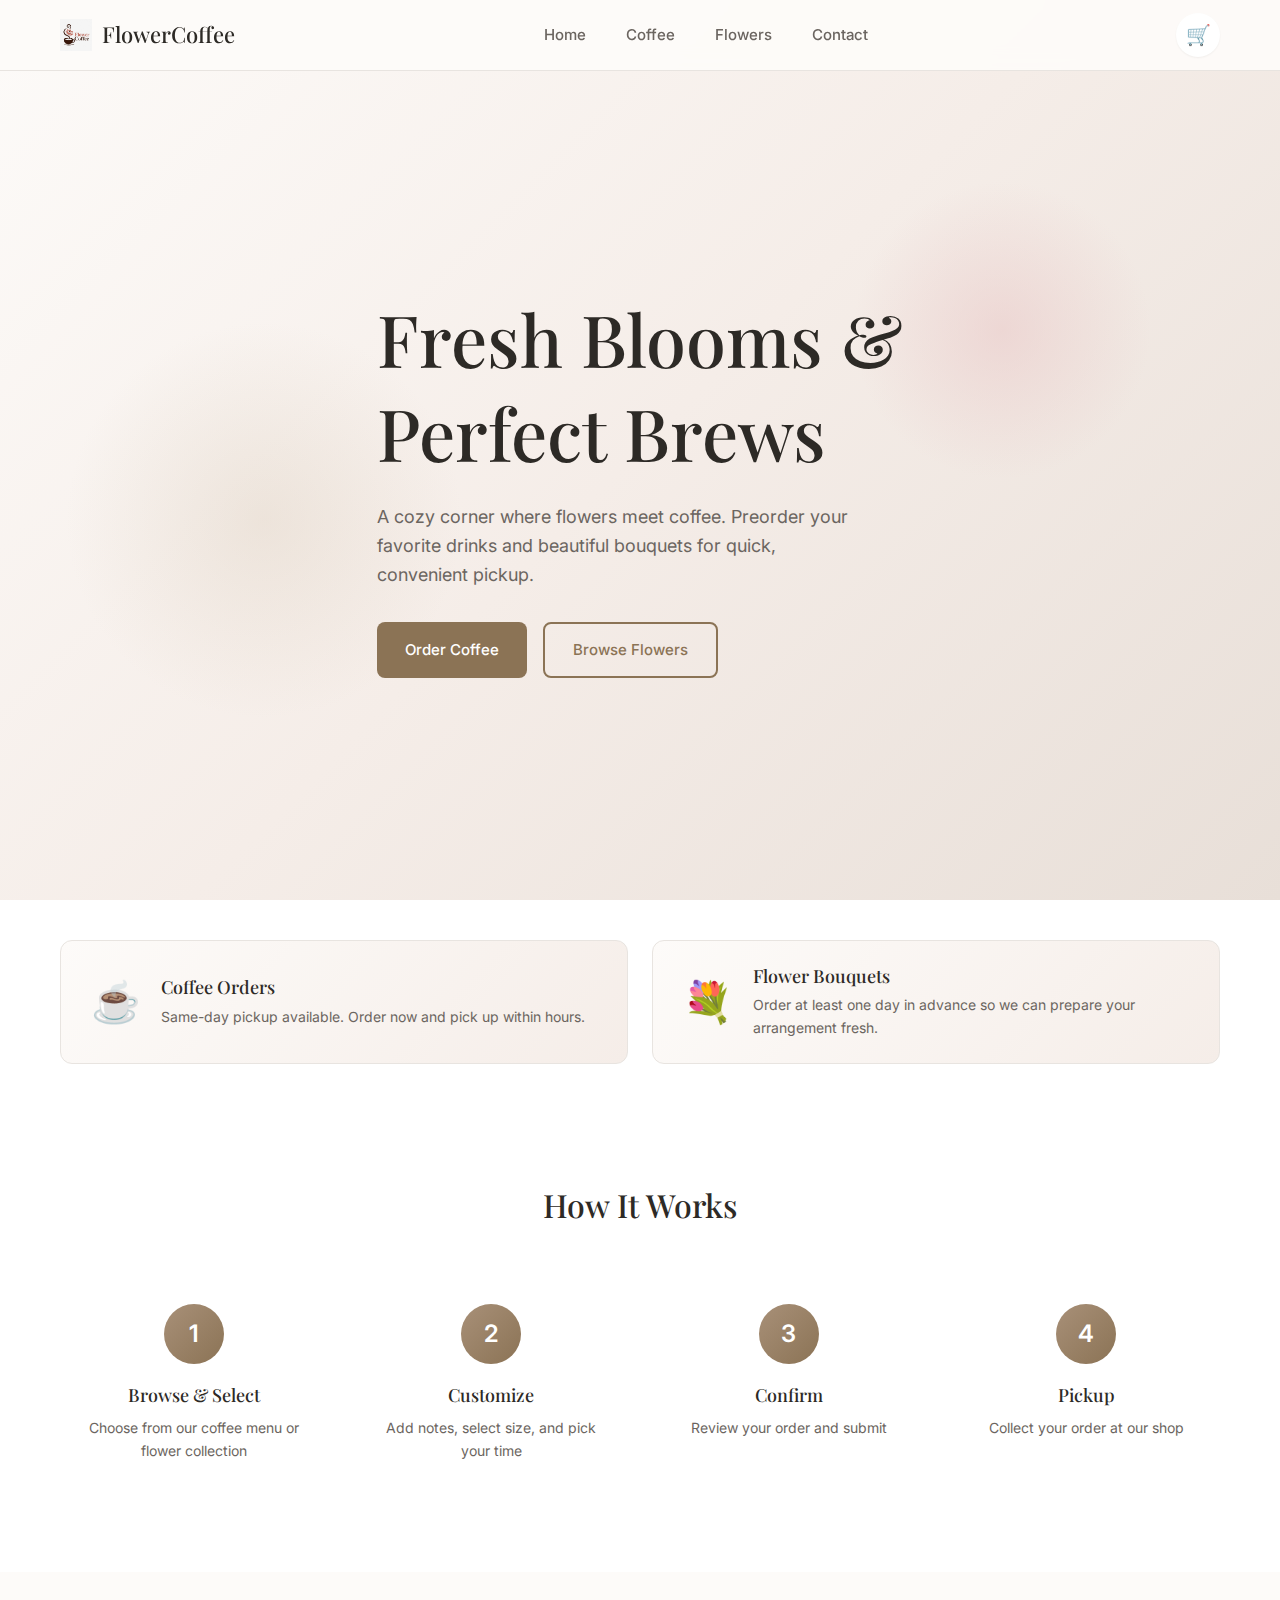
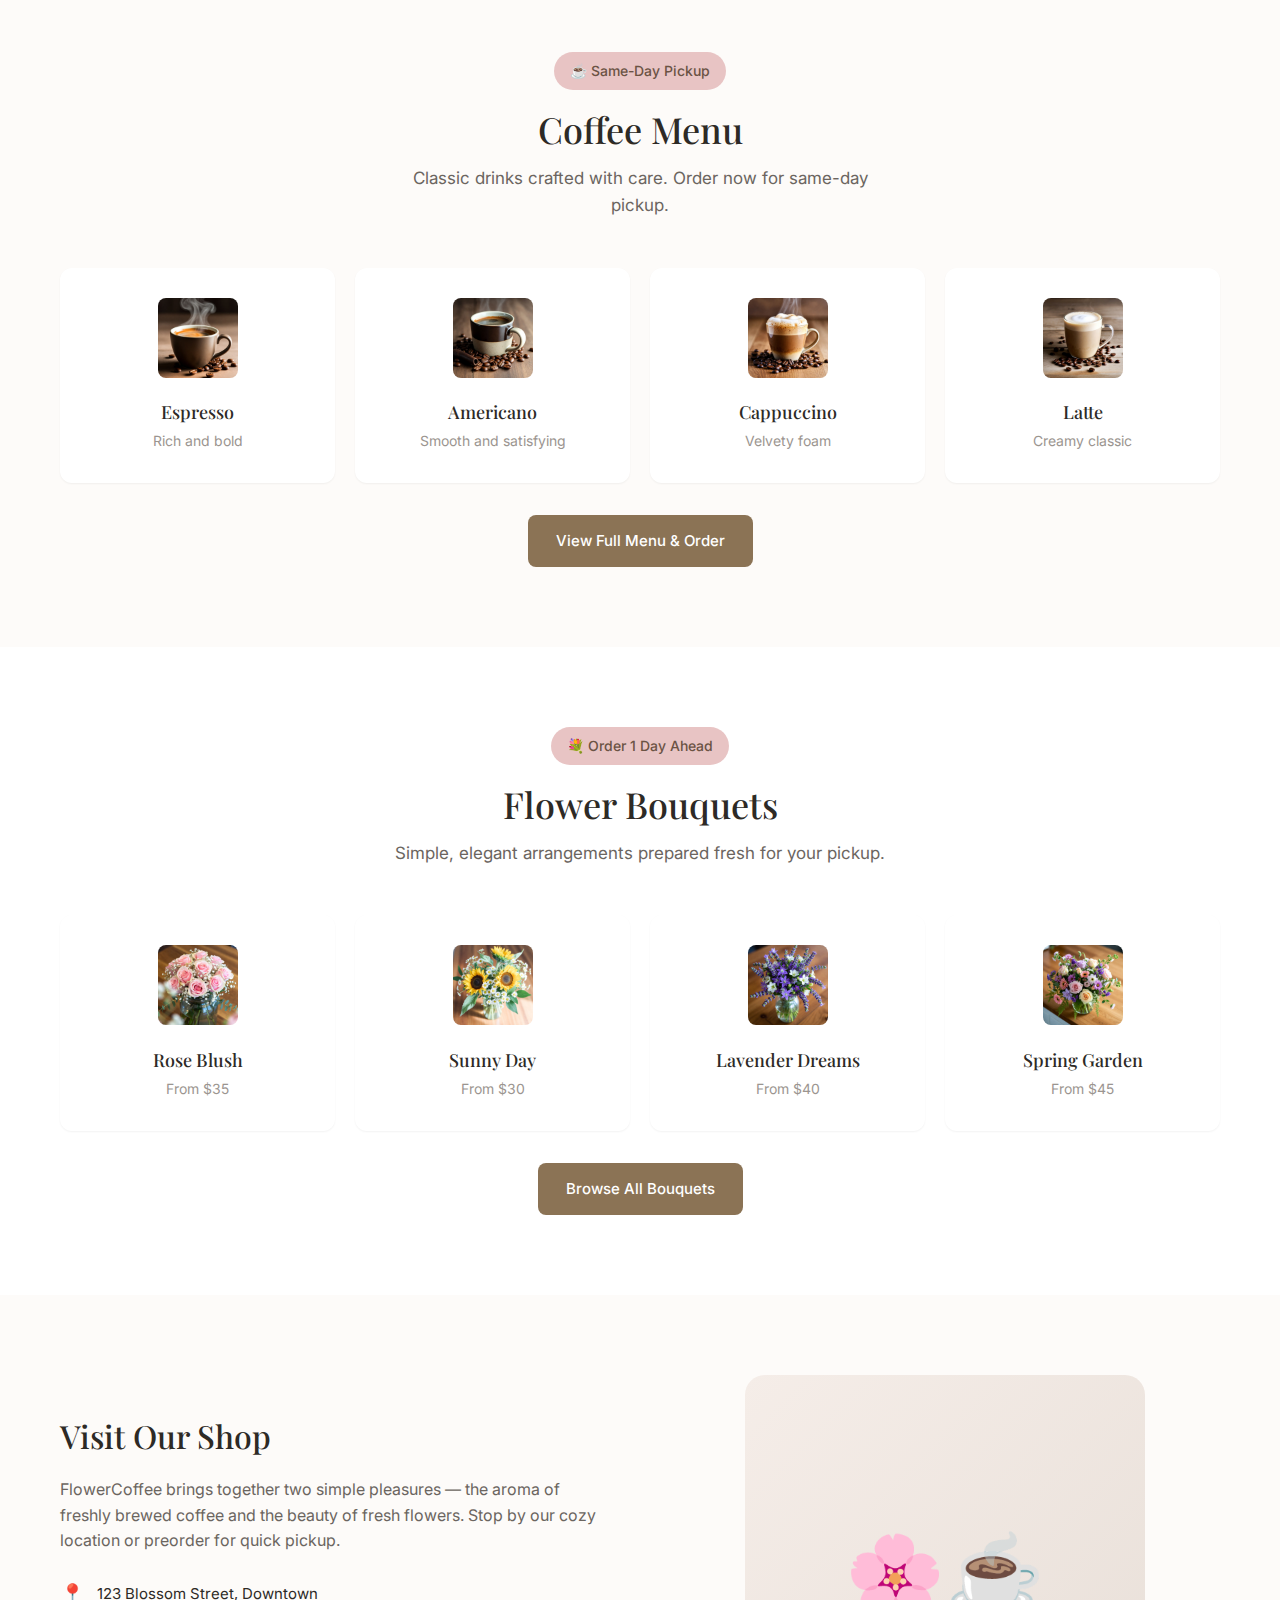
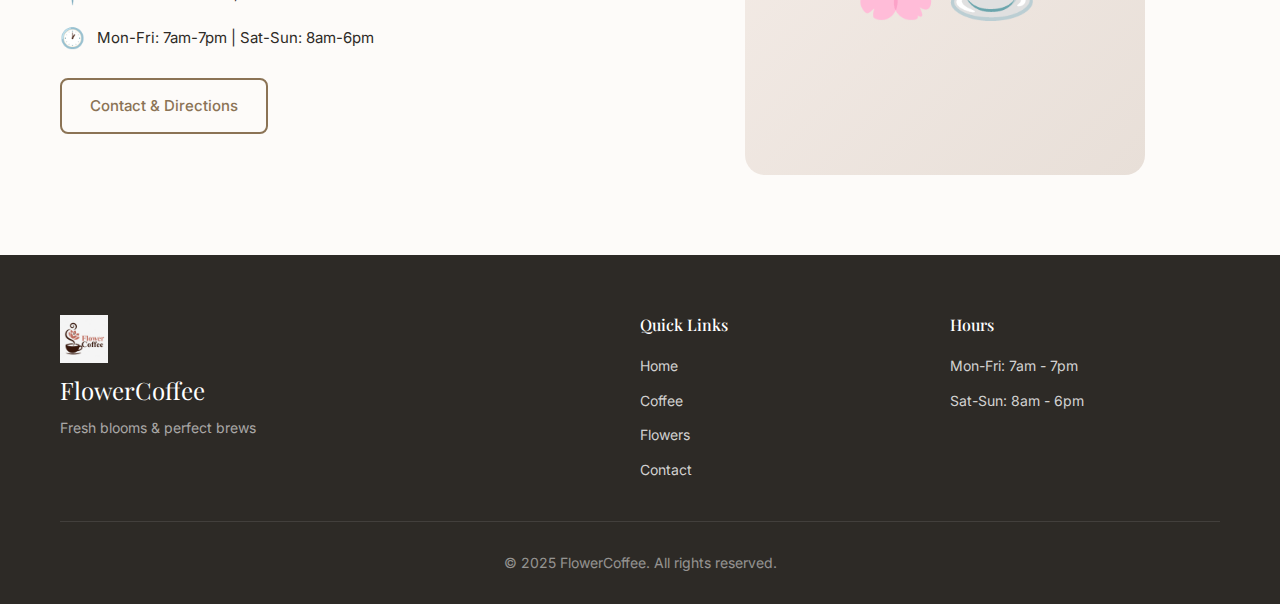
<file: index.html>
<!DOCTYPE html>
<html lang="en">
<head>
    <meta charset="UTF-8">
    <meta name="viewport" content="width=device-width, initial-scale=1.0">
    <title>FlowerCoffee | Fresh Flowers & Quality Coffee</title>
    <meta name="description" content="Preorder fresh coffee and beautiful flower bouquets for quick pickup at FlowerCoffee.">
    <link rel="icon" href="assets/flowercoffeelogo.jpg">
    <link rel="stylesheet" href="css/styles.css">
    <link rel="preconnect" href="https://fonts.googleapis.com">
    <link rel="preconnect" href="https://fonts.gstatic.com" crossorigin>
    <link href="https://fonts.googleapis.com/css2?family=Playfair+Display:wght@400;500;600&family=Inter:wght@300;400;500;600&display=swap" rel="stylesheet">
</head>
<body data-page="home">
    <!-- Navigation -->
    <nav class="navbar">
        <div class="container">
            <a href="index.html" class="logo">
                <img class="logo-icon" src="assets/flowercoffeelogo.jpg" alt="FlowerCoffee">
                <span class="logo-text">FlowerCoffee</span>
            </a>
            <ul class="nav-links">
                <li><a href="index.html" class="active">Home</a></li>
                <li><a href="coffee.html">Coffee</a></li>
                <li><a href="flowers.html">Flowers</a></li>
                <li><a href="contact.html">Contact</a></li>
            </ul>
            <button class="cart-btn" id="cartBtn" aria-label="Open cart">
                <span class="cart-icon">🛒</span>
                <span class="cart-count" id="cartCount">0</span>
            </button>
            <button class="mobile-menu-btn" id="mobileMenuBtn" aria-label="Toggle menu">
                <span></span>
                <span></span>
                <span></span>
            </button>
        </div>
    </nav>

    <!-- Mobile Menu -->
    <div class="mobile-menu" id="mobileMenu">
        <ul class="mobile-nav-links">
            <li><a href="index.html" class="active">Home</a></li>
            <li><a href="coffee.html">Coffee</a></li>
            <li><a href="flowers.html">Flowers</a></li>
            <li><a href="contact.html">Contact</a></li>
        </ul>
    </div>

    <!-- Hero Section -->
    <header class="hero">
        <div class="container">
            <div class="hero-content">
                <h1>Fresh Blooms &<br>Perfect Brews</h1>
                <p>A cozy corner where flowers meet coffee. Preorder your favorite drinks and beautiful bouquets for quick, convenient pickup.</p>
                <div class="hero-buttons">
                    <a href="coffee.html" class="btn btn-primary">Order Coffee</a>
                    <a href="flowers.html" class="btn btn-secondary">Browse Flowers</a>
                </div>
            </div>
        </div>
        <div class="hero-bg">
        <div class="hero-video"></div>
    </div>
    </header>

    <!-- Preorder Rules Banner -->
    <section class="rules-banner">
        <div class="container">
            <div class="rules-grid">
                <div class="rule-card">
                    <span class="rule-icon">☕</span>
                    <div class="rule-content">
                        <h3>Coffee Orders</h3>
                        <p>Same-day pickup available. Order now and pick up within hours.</p>
                    </div>
                </div>
                <div class="rule-card">
                    <span class="rule-icon">💐</span>
                    <div class="rule-content">
                        <h3>Flower Bouquets</h3>
                        <p>Order at least one day in advance so we can prepare your arrangement fresh.</p>
                    </div>
                </div>
            </div>
        </div>
    </section>

    <!-- How It Works -->
    <section class="how-it-works">
        <div class="container">
            <h2>How It Works</h2>
            <div class="steps">
                <div class="step">
                    <div class="step-icon">1</div>
                    <h3>Browse & Select</h3>
                    <p>Choose from our coffee menu or flower collection</p>
                </div>
                <div class="step">
                    <div class="step-icon">2</div>
                    <h3>Customize</h3>
                    <p>Add notes, select size, and pick your time</p>
                </div>
                <div class="step">
                    <div class="step-icon">3</div>
                    <h3>Confirm</h3>
                    <p>Review your order and submit</p>
                </div>
                <div class="step">
                    <div class="step-icon">4</div>
                    <h3>Pickup</h3>
                    <p>Collect your order at our shop</p>
                </div>
            </div>
        </div>
    </section>

    <!-- Featured Coffee Preview -->
    <section class="preview-section coffee-preview">
        <div class="container">
            <div class="section-header">
                <span class="section-tag">☕ Same-Day Pickup</span>
                <h2>Coffee Menu</h2>
                <p>Classic drinks crafted with care. Order now for same-day pickup.</p>
            </div>
            <div class="preview-grid">
                <div class="preview-card">
                    <img class="preview-image" src="assets/espresso.jpg" alt="Espresso">
                    <h3>Espresso</h3>
                    <p>Rich and bold</p>
                </div>
                <div class="preview-card">
                    <img class="preview-image" src="assets/americano.jpg" alt="Americano">
                    <h3>Americano</h3>
                    <p>Smooth and satisfying</p>
                </div>
                <div class="preview-card">
                    <img class="preview-image" src="assets/cappuccino.jpg" alt="Cappuccino">
                    <h3>Cappuccino</h3>
                    <p>Velvety foam</p>
                </div>
                <div class="preview-card">
                    <img class="preview-image" src="assets/latte.jpg" alt="Latte">
                    <h3>Latte</h3>
                    <p>Creamy classic</p>
                </div>
            </div>
            <div class="section-cta">
                <a href="coffee.html" class="btn btn-primary">View Full Menu & Order</a>
            </div>
        </div>
    </section>

    <!-- Featured Flowers Preview -->
    <section class="preview-section flowers-preview">
        <div class="container">
            <div class="section-header">
                <span class="section-tag">💐 Order 1 Day Ahead</span>
                <h2>Flower Bouquets</h2>
                <p>Simple, elegant arrangements prepared fresh for your pickup.</p>
            </div>
            <div class="preview-grid">
                <div class="preview-card">
                    <img class="preview-image" src="assets/rose-blush.jpg" alt="Rose Blush">
                    <h3>Rose Blush</h3>
                    <p>From $35</p>
                </div>
                <div class="preview-card">
                    <img class="preview-image" src="assets/sunny-day.jpg" alt="Sunny Day">
                    <h3>Sunny Day</h3>
                    <p>From $30</p>
                </div>
                <div class="preview-card">
                    <img class="preview-image" src="assets/lavender-dreams.jpg" alt="Lavender Dreams">
                    <h3>Lavender Dreams</h3>
                    <p>From $40</p>
                </div>
                <div class="preview-card">
                    <img class="preview-image" src="assets/spring-garden.jpg" alt="Spring Garden">
                    <h3>Spring Garden</h3>
                    <p>From $45</p>
                </div>
            </div>
            <div class="section-cta">
                <a href="flowers.html" class="btn btn-primary">Browse All Bouquets</a>
            </div>
        </div>
    </section>

    <!-- About Preview -->
    <section class="about-preview">
        <div class="container">
            <div class="about-content">
                <div class="about-text">
                    <h2>Visit Our Shop</h2>
                    <p>FlowerCoffee brings together two simple pleasures — the aroma of freshly brewed coffee and the beauty of fresh flowers. Stop by our cozy location or preorder for quick pickup.</p>
                    <div class="quick-info">
                        <div class="info-item">
                            <span class="info-icon">📍</span>
                            <span>123 Blossom Street, Downtown</span>
                        </div>
                        <div class="info-item">
                            <span class="info-icon">🕐</span>
                            <span>Mon-Fri: 7am-7pm | Sat-Sun: 8am-6pm</span>
                        </div>
                    </div>
                    <a href="contact.html" class="btn btn-secondary">Contact & Directions</a>
                </div>
                <div class="about-image">
                    <div class="image-placeholder">
                        <span>🌸☕</span>
                    </div>
                </div>
            </div>
        </div>
    </section>

    <!-- Footer -->
    <footer class="footer">
        <div class="container">
            <div class="footer-content">
                <div class="footer-brand">
                    <img class="logo-icon" src="assets/flowercoffeelogo.jpg" alt="FlowerCoffee">
                    <span class="logo-text">FlowerCoffee</span>
                    <p>Fresh blooms & perfect brews</p>
                </div>
                <div class="footer-nav">
                    <h4>Quick Links</h4>
                    <a href="index.html">Home</a>
                    <a href="coffee.html">Coffee</a>
                    <a href="flowers.html">Flowers</a>
                    <a href="contact.html">Contact</a>
                </div>
                <div class="footer-hours">
                    <h4>Hours</h4>
                    <p>Mon-Fri: 7am - 7pm</p>
                    <p>Sat-Sun: 8am - 6pm</p>
                </div>
            </div>
            <div class="footer-bottom">
                <p>&copy; 2025 FlowerCoffee. All rights reserved.</p>
            </div>
        </div>
    </footer>

    <!-- Cart Sidebar -->
    <div class="cart-overlay" id="cartOverlay"></div>
    <aside class="cart-sidebar" id="cartSidebar">
        <div class="cart-header">
            <h3>Your Order</h3>
            <button class="close-cart" id="closeCart" aria-label="Close cart">&times;</button>
        </div>
        <div class="cart-items" id="cartItems">
            <!-- Cart items will be inserted by JavaScript -->
        </div>
        <div class="cart-footer" id="cartFooter">
            <div class="cart-total">
                <span>Total</span>
                <span id="cartTotal">$0.00</span>
            </div>
            <button class="btn btn-primary btn-block" id="checkoutBtn">Proceed to Checkout</button>
        </div>
    </aside>

    <!-- Order Modal -->
    <div class="modal-overlay" id="modalOverlay"></div>
    <div class="modal" id="orderModal">
        <div class="modal-header">
            <h3 id="modalTitle">Complete Your Order</h3>
            <button class="close-modal" id="closeModal" aria-label="Close modal">&times;</button>
        </div>
        <div class="modal-body">
            <form id="orderForm">
                <div class="form-section">
                    <h4>Order Summary</h4>
                    <div class="order-summary" id="orderSummary">
                        <!-- Order summary will be inserted by JavaScript -->
                    </div>
                </div>
                
                <div class="form-section">
                    <h4>Your Details</h4>
                    <div class="form-group">
                        <label for="customerName">Name <span class="required">*</span></label>
                        <input type="text" id="customerName" name="customerName" required placeholder="Your name">
                    </div>
                    <div class="form-group">
                        <label for="customerPhone">Phone <span class="required">*</span></label>
                        <input type="tel" id="customerPhone" name="customerPhone" required placeholder="Your phone number">
                    </div>
                    <div class="form-group">
                        <label for="customerEmail">Email (optional)</label>
                        <input type="email" id="customerEmail" name="customerEmail" placeholder="Your email">
                    </div>
                </div>

                <div class="form-section">
                    <h4>Pickup Details</h4>
                    <div class="pickup-location">
                        <span class="info-icon">📍</span>
                        <div>
                            <strong>FlowerCoffee</strong>
                            <p>123 Blossom Street, Downtown District</p>
                        </div>
                    </div>
                    <div class="form-row">
                        <div class="form-group">
                            <label for="pickupDate">Date <span class="required">*</span></label>
                            <input type="date" id="pickupDate" name="pickupDate" required>
                        </div>
                        <div class="form-group">
                            <label for="pickupTime">Time <span class="required">*</span></label>
                            <select id="pickupTime" name="pickupTime" required>
                                <option value="">Select time</option>
                            </select>
                        </div>
                    </div>
                    <p class="form-hint" id="pickupHint"></p>
                </div>

                <div class="form-section">
                    <div class="form-group">
                        <label for="specialNotes">Special Notes (optional)</label>
                        <textarea id="specialNotes" name="specialNotes" rows="3" placeholder="Any special requests..."></textarea>
                    </div>
                </div>

                <button type="submit" class="btn btn-primary btn-block">Place Order</button>
            </form>
        </div>
    </div>

    <!-- Confirmation Modal -->
    <div class="modal confirmation-modal" id="confirmationModal">
        <div class="confirmation-content">
            <div class="confirmation-icon">✓</div>
            <h3>Order Confirmed!</h3>
            <p id="confirmationMessage">Thank you for your order. We'll have it ready for pickup.</p>
            <div class="confirmation-details" id="confirmationDetails">
                <!-- Details will be inserted by JavaScript -->
            </div>
            <button class="btn btn-primary" id="confirmationClose">Done</button>
        </div>
    </div>

    <!-- Toast Container -->
    <div id="toastContainer"></div>

    <script src="js/app.js"></script>
</body>
</html>
</file>
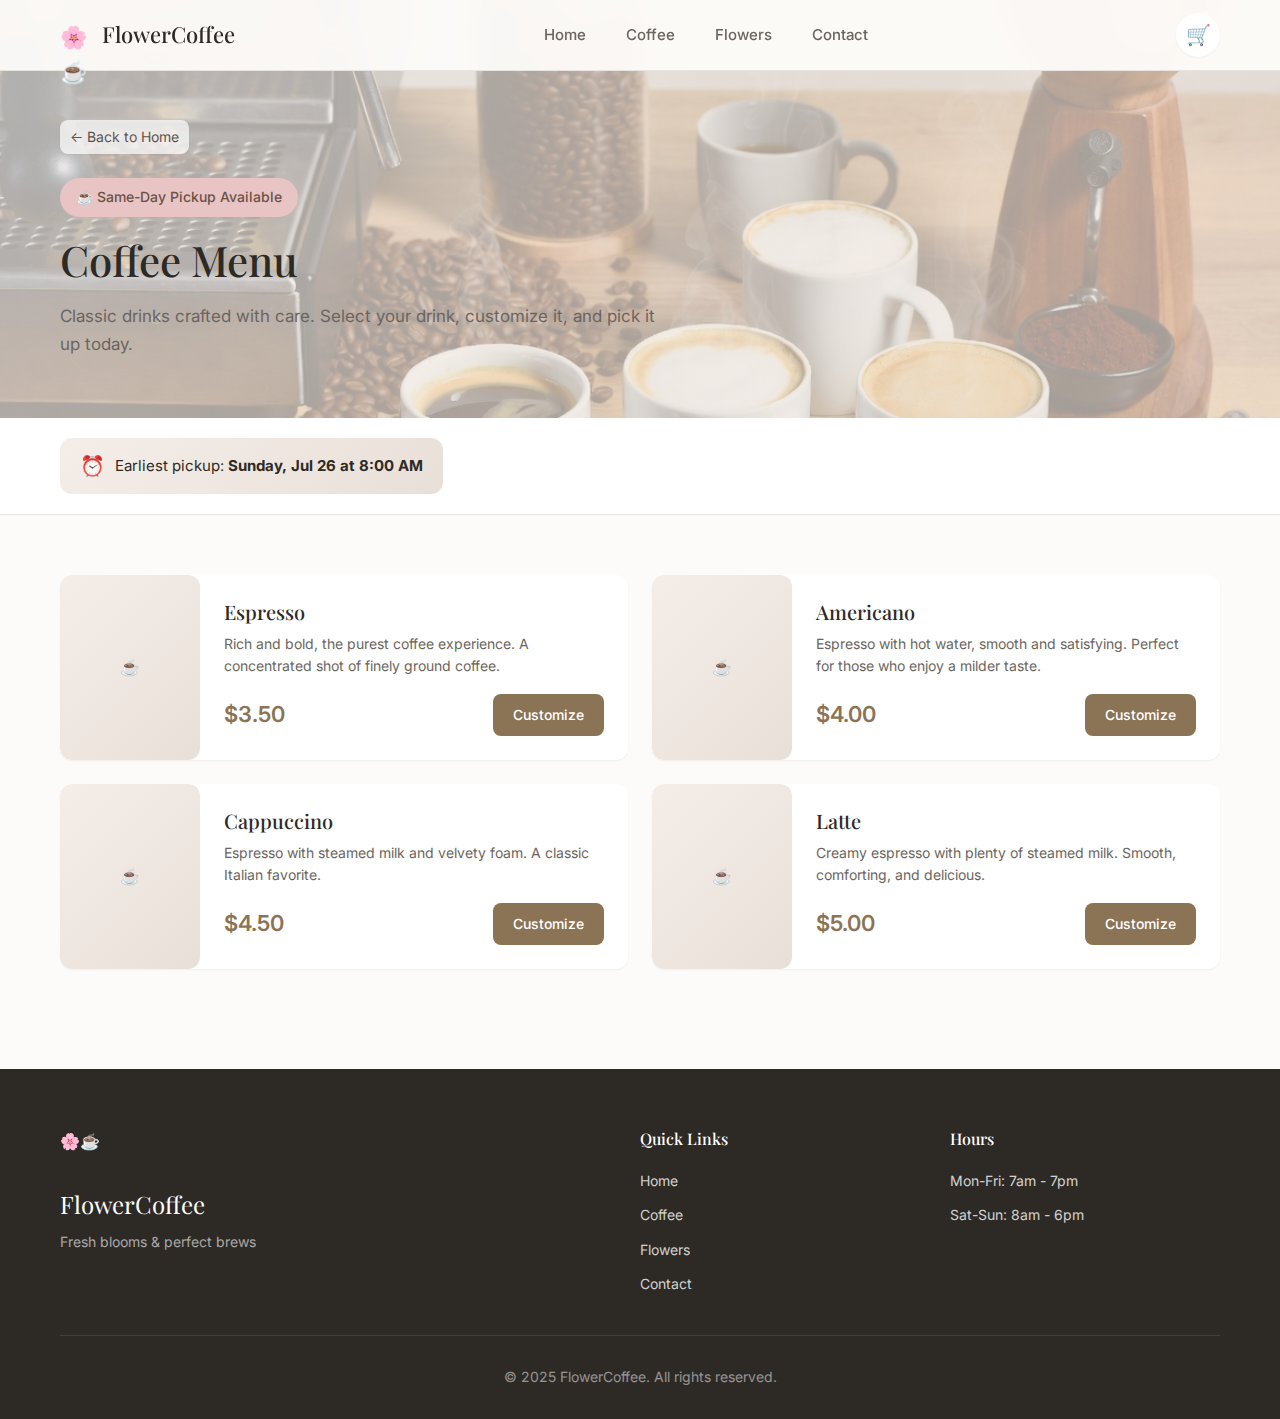
<file: coffee.html>
<!DOCTYPE html>
<html lang="en">
<head>
    <meta charset="UTF-8">
    <meta name="viewport" content="width=device-width, initial-scale=1.0">
    <title>Coffee Menu | FlowerCoffee</title>
    <meta name="description" content="Order your favorite coffee for same-day pickup at FlowerCoffee.">
    <link rel="stylesheet" href="css/styles.css">
    <link rel="preconnect" href="https://fonts.googleapis.com">
    <link rel="preconnect" href="https://fonts.gstatic.com" crossorigin>
    <link href="https://fonts.googleapis.com/css2?family=Playfair+Display:wght@400;500;600&family=Inter:wght@300;400;500;600&display=swap" rel="stylesheet">
</head>
<body data-page="coffee">
    <!-- Navigation -->
    <nav class="navbar">
        <div class="container">
            <a href="index.html" class="logo">
                <span class="logo-icon">🌸☕</span>
                <span class="logo-text">FlowerCoffee</span>
            </a>
            <ul class="nav-links">
                <li><a href="index.html">Home</a></li>
                <li><a href="coffee.html" class="active">Coffee</a></li>
                <li><a href="flowers.html">Flowers</a></li>
                <li><a href="contact.html">Contact</a></li>
            </ul>
            <button class="cart-btn" id="cartBtn" aria-label="Open cart">
                <span class="cart-icon">🛒</span>
                <span class="cart-count" id="cartCount">0</span>
            </button>
            <button class="mobile-menu-btn" id="mobileMenuBtn" aria-label="Toggle menu">
                <span></span>
                <span></span>
                <span></span>
            </button>
        </div>
    </nav>

    <!-- Mobile Menu -->
    <div class="mobile-menu" id="mobileMenu">
        <ul class="mobile-nav-links">
            <li><a href="index.html">Home</a></li>
            <li><a href="coffee.html" class="active">Coffee</a></li>
            <li><a href="flowers.html">Flowers</a></li>
            <li><a href="contact.html">Contact</a></li>
        </ul>
    </div>

    <!-- Page Header -->
    <header class="page-header coffee-header">
        <div class="container">
            <a href="index.html" class="back-link">← Back to Home</a>
            <div class="page-header-content">
                <span class="page-tag">☕ Same-Day Pickup Available</span>
                <h1>Coffee Menu</h1>
                <p>Classic drinks crafted with care. Select your drink, customize it, and pick it up today.</p>
            </div>
        </div>
    </header>

    <!-- Earliest Pickup Indicator -->
    <section class="pickup-indicator">
        <div class="container">
            <div class="pickup-badge">
                <span class="pickup-icon">⏰</span>
                <span>Earliest pickup: <strong id="earliestPickup">Loading...</strong></span>
            </div>
        </div>
    </section>

    <!-- Coffee Menu -->
    <section class="menu-section">
        <div class="container">
            <div class="menu-grid" id="coffeeMenu">
                <!-- Coffee items will be inserted by JavaScript -->
            </div>
        </div>
    </section>

    <!-- Footer -->
    <footer class="footer">
        <div class="container">
            <div class="footer-content">
                <div class="footer-brand">
                    <span class="logo-icon">🌸☕</span>
                    <span class="logo-text">FlowerCoffee</span>
                    <p>Fresh blooms & perfect brews</p>
                </div>
                <div class="footer-nav">
                    <h4>Quick Links</h4>
                    <a href="index.html">Home</a>
                    <a href="coffee.html">Coffee</a>
                    <a href="flowers.html">Flowers</a>
                    <a href="contact.html">Contact</a>
                </div>
                <div class="footer-hours">
                    <h4>Hours</h4>
                    <p>Mon-Fri: 7am - 7pm</p>
                    <p>Sat-Sun: 8am - 6pm</p>
                </div>
            </div>
            <div class="footer-bottom">
                <p>&copy; 2025 FlowerCoffee. All rights reserved.</p>
            </div>
        </div>
    </footer>

    <!-- Product Modal -->
    <div class="modal-overlay" id="modalOverlay"></div>
    <div class="modal product-modal" id="productModal">
        <div class="modal-header">
            <h3 id="productModalTitle">Customize Your Drink</h3>
            <button class="close-modal" id="closeProductModal" aria-label="Close modal">&times;</button>
        </div>
        <div class="modal-body">
            <div class="product-modal-content">
                <div class="product-modal-image" id="productModalImage">☕</div>
                <div class="product-modal-details">
                    <h2 id="productModalName">Coffee Name</h2>
                    <p id="productModalDescription">Description</p>
                    <div class="product-modal-price">
                        <span>Price:</span>
                        <strong id="productModalPrice">$0.00</strong>
                    </div>
                </div>
            </div>
            
            <form id="coffeeOrderForm">
                <input type="hidden" id="selectedProductId">
                
                <div class="form-section">
                    <h4>Select Size</h4>
                    <div class="size-options" id="sizeOptions">
                        <label class="size-option">
                            <input type="radio" name="size" value="small" data-price-modifier="0">
                            <span class="size-card">
                                <span class="size-name">Small</span>
                                <span class="size-volume">8 oz</span>
                                <span class="size-price">+$0.00</span>
                            </span>
                        </label>
                        <label class="size-option">
                            <input type="radio" name="size" value="medium" data-price-modifier="0.50" checked>
                            <span class="size-card">
                                <span class="size-name">Medium</span>
                                <span class="size-volume">12 oz</span>
                                <span class="size-price">+$0.50</span>
                            </span>
                        </label>
                        <label class="size-option">
                            <input type="radio" name="size" value="large" data-price-modifier="1.00">
                            <span class="size-card">
                                <span class="size-name">Large</span>
                                <span class="size-volume">16 oz</span>
                                <span class="size-price">+$1.00</span>
                            </span>
                        </label>
                    </div>
                </div>

                <div class="form-section">
                    <h4>Special Notes (optional)</h4>
                    <div class="quick-notes">
                        <button type="button" class="quick-note-btn" data-note="Extra shot">Extra shot</button>
                        <button type="button" class="quick-note-btn" data-note="Less milk">Less milk</button>
                        <button type="button" class="quick-note-btn" data-note="Extra hot">Extra hot</button>
                        <button type="button" class="quick-note-btn" data-note="Iced">Iced</button>
                        <button type="button" class="quick-note-btn" data-note="Oat milk">Oat milk</button>
                        <button type="button" class="quick-note-btn" data-note="Almond milk">Almond milk</button>
                    </div>
                    <textarea id="coffeeNotes" name="coffeeNotes" rows="2" placeholder="Any other requests..."></textarea>
                </div>

                <div class="form-section order-total-section">
                    <div class="order-total">
                        <span>Total:</span>
                        <strong id="orderTotal">$0.00</strong>
                    </div>
                </div>

                <button type="submit" class="btn btn-primary btn-block">Add to Order</button>
            </form>
        </div>
    </div>

    <!-- Cart Sidebar -->
    <div class="cart-overlay" id="cartOverlay"></div>
    <aside class="cart-sidebar" id="cartSidebar">
        <div class="cart-header">
            <h3>Your Order</h3>
            <button class="close-cart" id="closeCart" aria-label="Close cart">&times;</button>
        </div>
        <div class="cart-items" id="cartItems">
            <!-- Cart items will be inserted by JavaScript -->
        </div>
        <div class="cart-footer" id="cartFooter">
            <div class="cart-total">
                <span>Total</span>
                <span id="cartTotal">$0.00</span>
            </div>
            <button class="btn btn-primary btn-block" id="checkoutBtn">Proceed to Checkout</button>
        </div>
    </aside>

    <!-- Checkout Modal -->
    <div class="modal" id="orderModal">
        <div class="modal-header">
            <h3 id="modalTitle">Complete Your Order</h3>
            <button class="close-modal" id="closeModal" aria-label="Close modal">&times;</button>
        </div>
        <div class="modal-body">
            <form id="orderForm">
                <div class="form-section">
                    <h4>Order Summary</h4>
                    <div class="order-summary" id="orderSummary">
                        <!-- Order summary will be inserted by JavaScript -->
                    </div>
                </div>
                
                <div class="form-section">
                    <h4>Your Details</h4>
                    <div class="form-group">
                        <label for="customerName">Name <span class="required">*</span></label>
                        <input type="text" id="customerName" name="customerName" required placeholder="Your name">
                    </div>
                    <div class="form-group">
                        <label for="customerPhone">Phone <span class="required">*</span></label>
                        <input type="tel" id="customerPhone" name="customerPhone" required placeholder="Your phone number">
                    </div>
                    <div class="form-group">
                        <label for="customerEmail">Email (optional)</label>
                        <input type="email" id="customerEmail" name="customerEmail" placeholder="Your email">
                    </div>
                </div>

                <div class="form-section">
                    <h4>Pickup Details</h4>
                    <div class="pickup-location">
                        <span class="info-icon">📍</span>
                        <div>
                            <strong>FlowerCoffee</strong>
                            <p>123 Blossom Street, Downtown District</p>
                        </div>
                    </div>
                    <div class="form-row">
                        <div class="form-group">
                            <label for="pickupDate">Date <span class="required">*</span></label>
                            <input type="date" id="pickupDate" name="pickupDate" required>
                        </div>
                        <div class="form-group">
                            <label for="pickupTime">Time <span class="required">*</span></label>
                            <select id="pickupTime" name="pickupTime" required>
                                <option value="">Select time</option>
                            </select>
                        </div>
                    </div>
                    <p class="form-hint" id="pickupHint">☕ Same-day pickup available for coffee orders.</p>
                </div>

                <button type="submit" class="btn btn-primary btn-block">Place Order</button>
            </form>
        </div>
    </div>

    <!-- Confirmation Modal -->
    <div class="modal confirmation-modal" id="confirmationModal">
        <div class="confirmation-content">
            <div class="confirmation-icon">✓</div>
            <h3>Order Confirmed!</h3>
            <p id="confirmationMessage">Thank you for your order. We'll have it ready for pickup.</p>
            <div class="confirmation-details" id="confirmationDetails">
                <!-- Details will be inserted by JavaScript -->
            </div>
            <button class="btn btn-primary" id="confirmationClose">Done</button>
        </div>
    </div>

    <!-- Toast Container -->
    <div id="toastContainer"></div>

    <script src="js/app.js"></script>
</body>
</html>
</file>
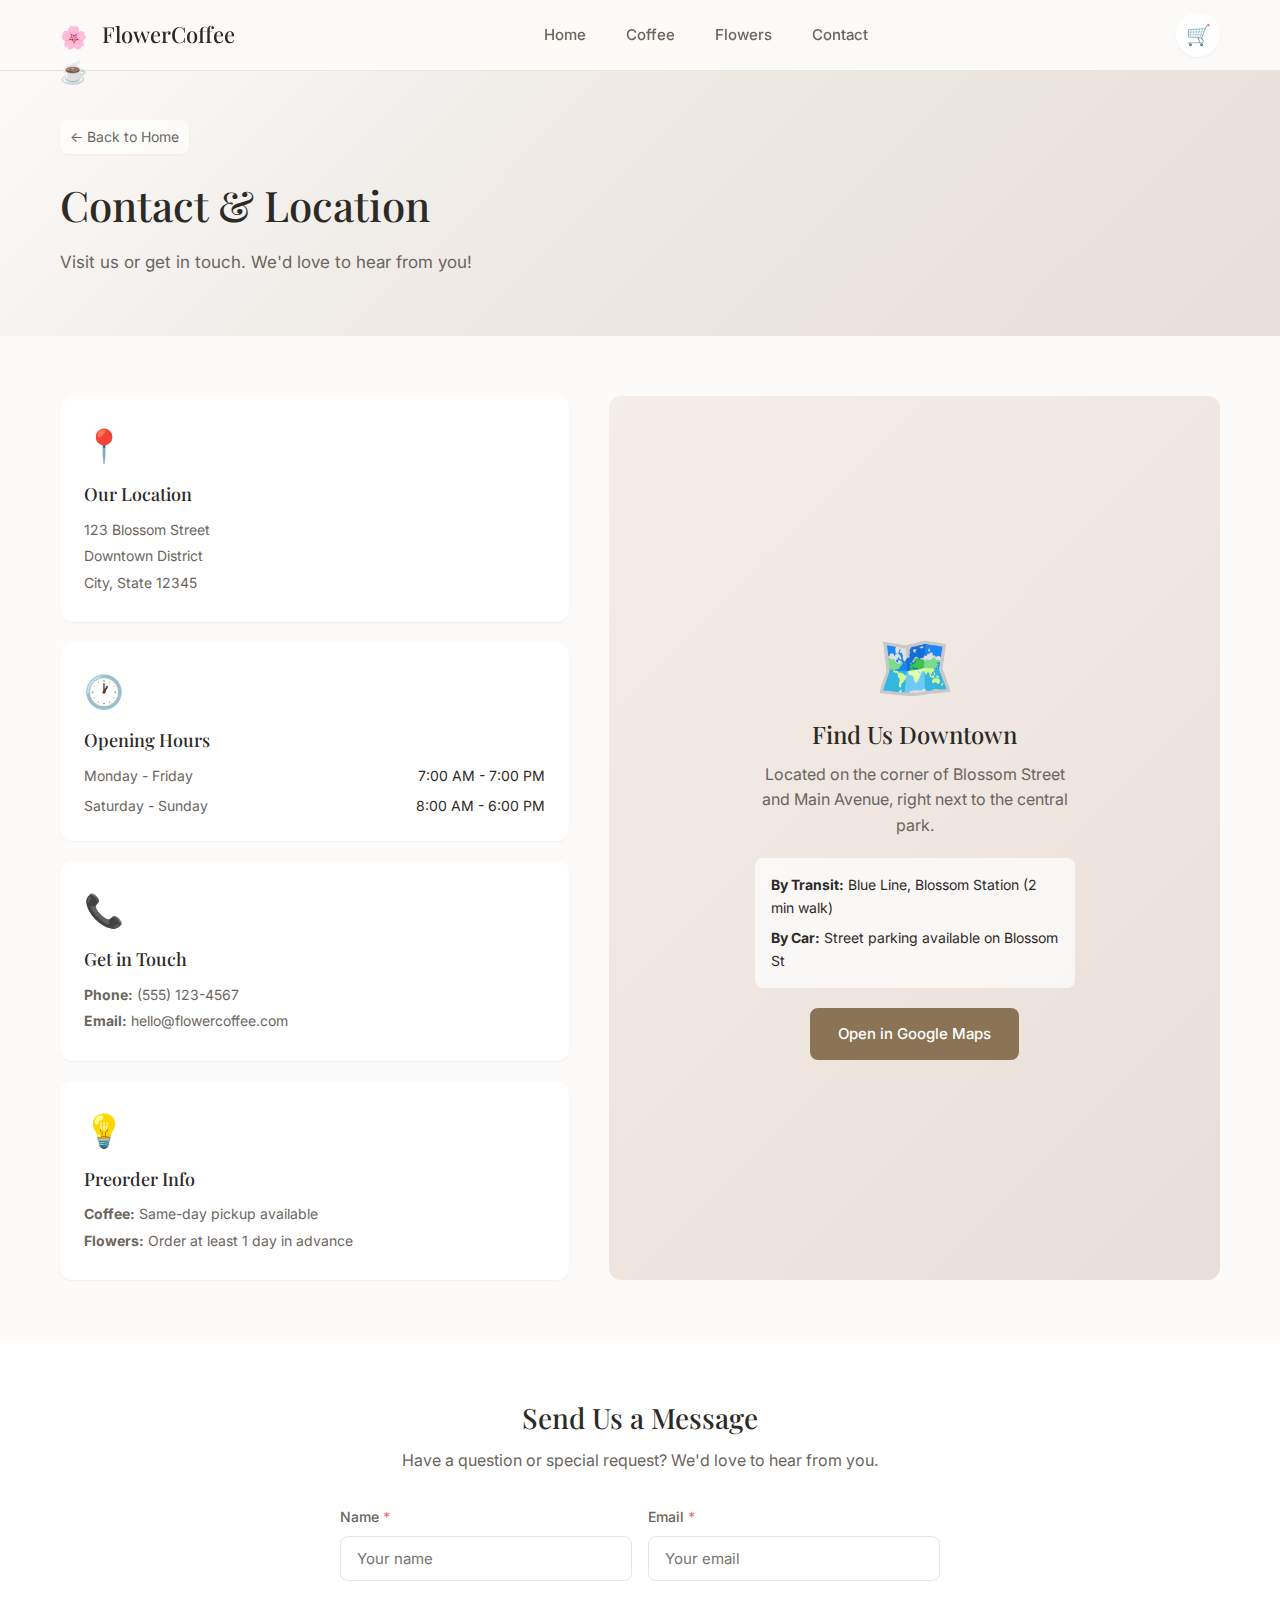
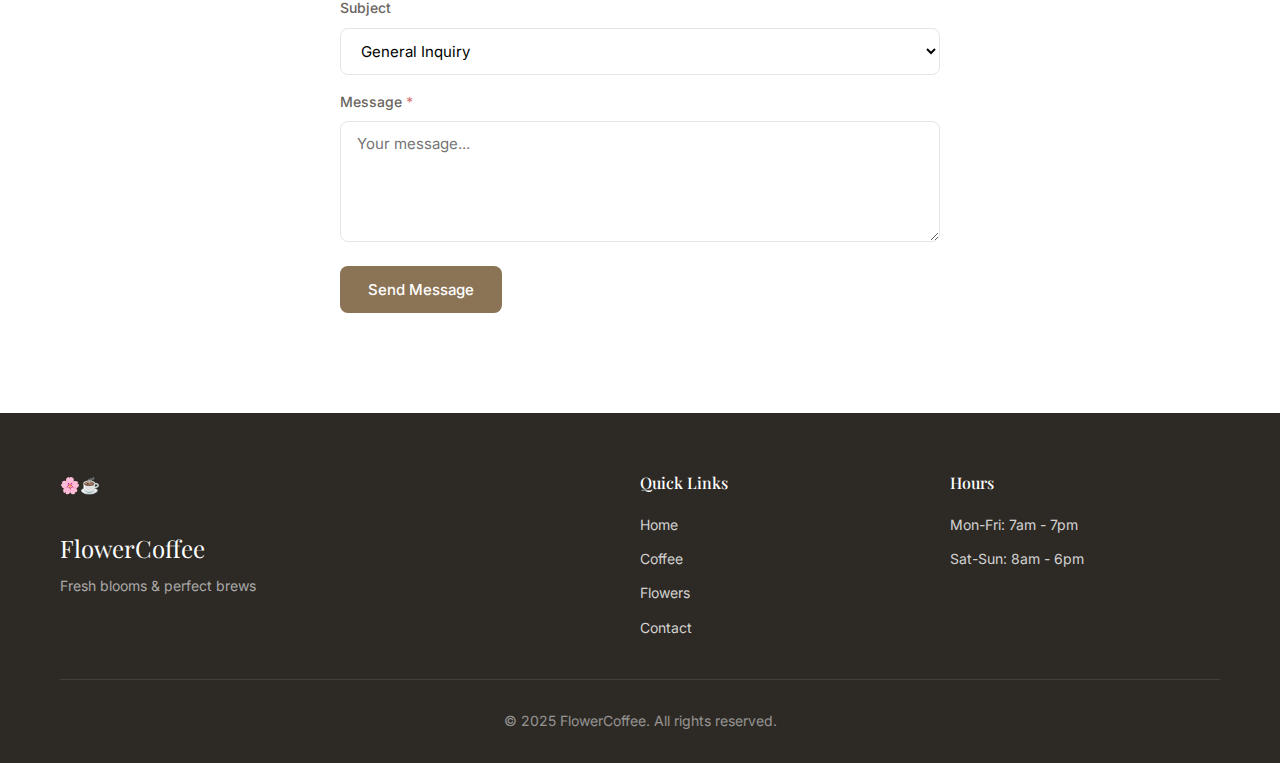
<file: contact.html>
<!DOCTYPE html>
<html lang="en">
<head>
    <meta charset="UTF-8">
    <meta name="viewport" content="width=device-width, initial-scale=1.0">
    <title>Contact & Location | FlowerCoffee</title>
    <meta name="description" content="Visit FlowerCoffee - find our location, hours, and contact information.">
    <link rel="stylesheet" href="css/styles.css">
    <link rel="preconnect" href="https://fonts.googleapis.com">
    <link rel="preconnect" href="https://fonts.gstatic.com" crossorigin>
    <link href="https://fonts.googleapis.com/css2?family=Playfair+Display:wght@400;500;600&family=Inter:wght@300;400;500;600&display=swap" rel="stylesheet">
</head>
<body data-page="contact">
    <!-- Navigation -->
    <nav class="navbar">
        <div class="container">
            <a href="index.html" class="logo">
                <span class="logo-icon">🌸☕</span>
                <span class="logo-text">FlowerCoffee</span>
            </a>
            <ul class="nav-links">
                <li><a href="index.html">Home</a></li>
                <li><a href="coffee.html">Coffee</a></li>
                <li><a href="flowers.html">Flowers</a></li>
                <li><a href="contact.html" class="active">Contact</a></li>
            </ul>
            <button class="cart-btn" id="cartBtn" aria-label="Open cart">
                <span class="cart-icon">🛒</span>
                <span class="cart-count" id="cartCount">0</span>
            </button>
            <button class="mobile-menu-btn" id="mobileMenuBtn" aria-label="Toggle menu">
                <span></span>
                <span></span>
                <span></span>
            </button>
        </div>
    </nav>

    <!-- Mobile Menu -->
    <div class="mobile-menu" id="mobileMenu">
        <ul class="mobile-nav-links">
            <li><a href="index.html">Home</a></li>
            <li><a href="coffee.html">Coffee</a></li>
            <li><a href="flowers.html">Flowers</a></li>
            <li><a href="contact.html" class="active">Contact</a></li>
        </ul>
    </div>

    <!-- Page Header -->
    <header class="page-header contact-header">
        <div class="container">
            <a href="index.html" class="back-link">← Back to Home</a>
            <div class="page-header-content">
                <h1>Contact & Location</h1>
                <p>Visit us or get in touch. We'd love to hear from you!</p>
            </div>
        </div>
    </header>

    <!-- Contact Content -->
    <section class="contact-section">
        <div class="container">
            <div class="contact-grid">
                <!-- Contact Info -->
                <div class="contact-info">
                    <div class="info-card">
                        <div class="info-card-icon">📍</div>
                        <h3>Our Location</h3>
                        <p>123 Blossom Street</p>
                        <p>Downtown District</p>
                        <p>City, State 12345</p>
                    </div>

                    <div class="info-card">
                        <div class="info-card-icon">🕐</div>
                        <h3>Opening Hours</h3>
                        <div class="hours-list">
                            <div class="hours-row">
                                <span>Monday - Friday</span>
                                <span>7:00 AM - 7:00 PM</span>
                            </div>
                            <div class="hours-row">
                                <span>Saturday - Sunday</span>
                                <span>8:00 AM - 6:00 PM</span>
                            </div>
                        </div>
                    </div>

                    <div class="info-card">
                        <div class="info-card-icon">📞</div>
                        <h3>Get in Touch</h3>
                        <p><strong>Phone:</strong> (555) 123-4567</p>
                        <p><strong>Email:</strong> hello@flowercoffee.com</p>
                    </div>

                    <div class="info-card">
                        <div class="info-card-icon">💡</div>
                        <h3>Preorder Info</h3>
                        <p><strong>Coffee:</strong> Same-day pickup available</p>
                        <p><strong>Flowers:</strong> Order at least 1 day in advance</p>
                    </div>
                </div>

                <!-- Map Section -->
                <div class="map-section">
                    <div class="map-placeholder">
                        <div class="map-content">
                            <span class="map-icon">🗺️</span>
                            <h3>Find Us Downtown</h3>
                            <p>Located on the corner of Blossom Street and Main Avenue, right next to the central park.</p>
                            <div class="map-directions">
                                <p><strong>By Transit:</strong> Blue Line, Blossom Station (2 min walk)</p>
                                <p><strong>By Car:</strong> Street parking available on Blossom St</p>
                            </div>
                            <a href="https://maps.google.com" target="_blank" rel="noopener noreferrer" class="btn btn-primary">
                                Open in Google Maps
                            </a>
                        </div>
                    </div>
                </div>
            </div>
        </div>
    </section>

    <!-- Contact Form Section -->
    <section class="contact-form-section">
        <div class="container">
            <div class="contact-form-wrapper">
                <h2>Send Us a Message</h2>
                <p>Have a question or special request? We'd love to hear from you.</p>
                
                <form id="contactForm" class="contact-form">
                    <div class="form-row">
                        <div class="form-group">
                            <label for="contactName">Name <span class="required">*</span></label>
                            <input type="text" id="contactName" name="contactName" required placeholder="Your name">
                        </div>
                        <div class="form-group">
                            <label for="contactEmail">Email <span class="required">*</span></label>
                            <input type="email" id="contactEmail" name="contactEmail" required placeholder="Your email">
                        </div>
                    </div>
                    <div class="form-group">
                        <label for="contactSubject">Subject</label>
                        <select id="contactSubject" name="contactSubject">
                            <option value="general">General Inquiry</option>
                            <option value="order">Order Question</option>
                            <option value="feedback">Feedback</option>
                            <option value="special">Special Request</option>
                            <option value="other">Other</option>
                        </select>
                    </div>
                    <div class="form-group">
                        <label for="contactMessage">Message <span class="required">*</span></label>
                        <textarea id="contactMessage" name="contactMessage" rows="5" required placeholder="Your message..."></textarea>
                    </div>
                    <button type="submit" class="btn btn-primary">Send Message</button>
                </form>
            </div>
        </div>
    </section>

    <!-- Footer -->
    <footer class="footer">
        <div class="container">
            <div class="footer-content">
                <div class="footer-brand">
                    <span class="logo-icon">🌸☕</span>
                    <span class="logo-text">FlowerCoffee</span>
                    <p>Fresh blooms & perfect brews</p>
                </div>
                <div class="footer-nav">
                    <h4>Quick Links</h4>
                    <a href="index.html">Home</a>
                    <a href="coffee.html">Coffee</a>
                    <a href="flowers.html">Flowers</a>
                    <a href="contact.html">Contact</a>
                </div>
                <div class="footer-hours">
                    <h4>Hours</h4>
                    <p>Mon-Fri: 7am - 7pm</p>
                    <p>Sat-Sun: 8am - 6pm</p>
                </div>
            </div>
            <div class="footer-bottom">
                <p>&copy; 2025 FlowerCoffee. All rights reserved.</p>
            </div>
        </div>
    </footer>

    <!-- Cart Sidebar (for consistency) -->
    <div class="cart-overlay" id="cartOverlay"></div>
    <aside class="cart-sidebar" id="cartSidebar">
        <div class="cart-header">
            <h3>Your Order</h3>
            <button class="close-cart" id="closeCart" aria-label="Close cart">&times;</button>
        </div>
        <div class="cart-items" id="cartItems">
            <!-- Cart items will be inserted by JavaScript -->
        </div>
        <div class="cart-footer" id="cartFooter">
            <div class="cart-total">
                <span>Total</span>
                <span id="cartTotal">$0.00</span>
            </div>
            <button class="btn btn-primary btn-block" id="checkoutBtn">Proceed to Checkout</button>
        </div>
    </aside>

    <!-- Toast Container -->
    <div id="toastContainer"></div>

    <script src="js/app.js"></script>
</body>
</html>
</file>
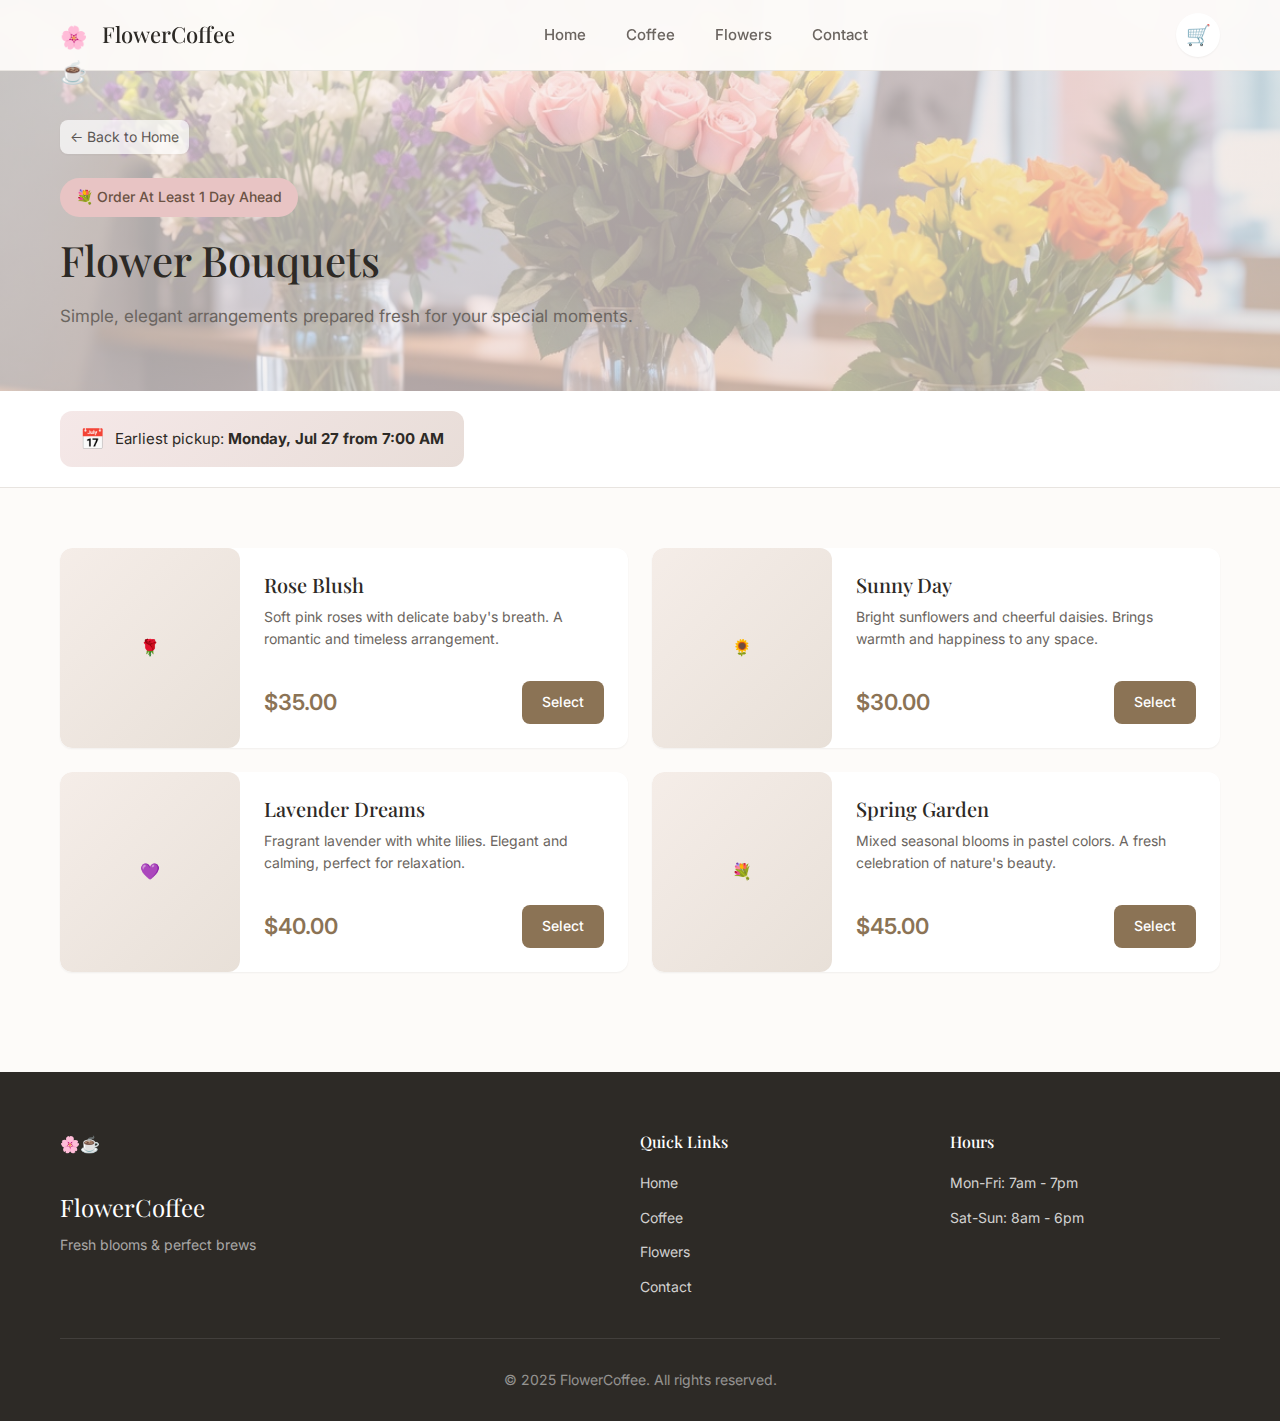
<file: flowers.html>
<!DOCTYPE html>
<html lang="en">
<head>
    <meta charset="UTF-8">
    <meta name="viewport" content="width=device-width, initial-scale=1.0">
    <title>Flower Bouquets | FlowerCoffee</title>
    <meta name="description" content="Order beautiful flower bouquets for pickup at FlowerCoffee. Order at least one day in advance.">
    <link rel="stylesheet" href="css/styles.css">
    <link rel="preconnect" href="https://fonts.googleapis.com">
    <link rel="preconnect" href="https://fonts.gstatic.com" crossorigin>
    <link href="https://fonts.googleapis.com/css2?family=Playfair+Display:wght@400;500;600&family=Inter:wght@300;400;500;600&display=swap" rel="stylesheet">
</head>
<body data-page="flowers">
    <!-- Navigation -->
    <nav class="navbar">
        <div class="container">
            <a href="index.html" class="logo">
                <span class="logo-icon">🌸☕</span>
                <span class="logo-text">FlowerCoffee</span>
            </a>
            <ul class="nav-links">
                <li><a href="index.html">Home</a></li>
                <li><a href="coffee.html">Coffee</a></li>
                <li><a href="flowers.html" class="active">Flowers</a></li>
                <li><a href="contact.html">Contact</a></li>
            </ul>
            <button class="cart-btn" id="cartBtn" aria-label="Open cart">
                <span class="cart-icon">🛒</span>
                <span class="cart-count" id="cartCount">0</span>
            </button>
            <button class="mobile-menu-btn" id="mobileMenuBtn" aria-label="Toggle menu">
                <span></span>
                <span></span>
                <span></span>
            </button>
        </div>
    </nav>

    <!-- Mobile Menu -->
    <div class="mobile-menu" id="mobileMenu">
        <ul class="mobile-nav-links">
            <li><a href="index.html">Home</a></li>
            <li><a href="coffee.html">Coffee</a></li>
            <li><a href="flowers.html" class="active">Flowers</a></li>
            <li><a href="contact.html">Contact</a></li>
        </ul>
    </div>

    <!-- Page Header -->
    <header class="page-header flowers-header">
        <div class="container">
            <a href="index.html" class="back-link">← Back to Home</a>
            <div class="page-header-content">
                <span class="page-tag">💐 Order At Least 1 Day Ahead</span>
                <h1>Flower Bouquets</h1>
                <p>Simple, elegant arrangements prepared fresh for your special moments.</p>
            </div>
        </div>
    </header>

    <!-- Earliest Pickup Indicator -->
    <section class="pickup-indicator">
        <div class="container">
            <div class="pickup-badge flowers-badge">
                <span class="pickup-icon">📅</span>
                <span>Earliest pickup: <strong id="earliestPickup">Loading...</strong></span>
            </div>
        </div>
    </section>

    <!-- Flower Menu -->
    <section class="menu-section">
        <div class="container">
            <div class="menu-grid bouquet-grid" id="flowerMenu">
                <!-- Flower items will be inserted by JavaScript -->
            </div>
        </div>
    </section>

    <!-- Footer -->
    <footer class="footer">
        <div class="container">
            <div class="footer-content">
                <div class="footer-brand">
                    <span class="logo-icon">🌸☕</span>
                    <span class="logo-text">FlowerCoffee</span>
                    <p>Fresh blooms & perfect brews</p>
                </div>
                <div class="footer-nav">
                    <h4>Quick Links</h4>
                    <a href="index.html">Home</a>
                    <a href="coffee.html">Coffee</a>
                    <a href="flowers.html">Flowers</a>
                    <a href="contact.html">Contact</a>
                </div>
                <div class="footer-hours">
                    <h4>Hours</h4>
                    <p>Mon-Fri: 7am - 7pm</p>
                    <p>Sat-Sun: 8am - 6pm</p>
                </div>
            </div>
            <div class="footer-bottom">
                <p>&copy; 2025 FlowerCoffee. All rights reserved.</p>
            </div>
        </div>
    </footer>

    <!-- Product Modal -->
    <div class="modal-overlay" id="modalOverlay"></div>
    <div class="modal product-modal" id="productModal">
        <div class="modal-header">
            <h3 id="productModalTitle">Select Bouquet</h3>
            <button class="close-modal" id="closeProductModal" aria-label="Close modal">&times;</button>
        </div>
        <div class="modal-body">
            <div class="product-modal-content bouquet-modal-content">
                <div class="product-modal-image bouquet-modal-image" id="productModalImage">💐</div>
                <div class="product-modal-details">
                    <h2 id="productModalName">Bouquet Name</h2>
                    <p id="productModalDescription">Description</p>
                    <div class="bouquet-includes" id="bouquetIncludes">
                        <!-- Included flowers will be listed here -->
                    </div>
                    <div class="product-modal-price">
                        <span>Price:</span>
                        <strong id="productModalPrice">$0.00</strong>
                    </div>
                </div>
            </div>
            
            <form id="flowerOrderForm">
                <input type="hidden" id="selectedProductId">
                
                <div class="form-section">
                    <h4>Gift Message (optional)</h4>
                    <textarea id="giftMessage" name="giftMessage" rows="3" placeholder="Add a personal message to include with the bouquet..."></textarea>
                    <p class="form-hint">We'll include a handwritten card with your message.</p>
                </div>

                <div class="form-section">
                    <h4>Special Notes (optional)</h4>
                    <textarea id="flowerNotes" name="flowerNotes" rows="2" placeholder="Any special requests or color preferences..."></textarea>
                </div>

                <div class="form-section order-total-section">
                    <div class="order-total">
                        <span>Total:</span>
                        <strong id="orderTotal">$0.00</strong>
                    </div>
                </div>

                <button type="submit" class="btn btn-primary btn-block">Add to Order</button>
            </form>
        </div>
    </div>

    <!-- Cart Sidebar -->
    <div class="cart-overlay" id="cartOverlay"></div>
    <aside class="cart-sidebar" id="cartSidebar">
        <div class="cart-header">
            <h3>Your Order</h3>
            <button class="close-cart" id="closeCart" aria-label="Close cart">&times;</button>
        </div>
        <div class="cart-items" id="cartItems">
            <!-- Cart items will be inserted by JavaScript -->
        </div>
        <div class="cart-footer" id="cartFooter">
            <div class="cart-total">
                <span>Total</span>
                <span id="cartTotal">$0.00</span>
            </div>
            <button class="btn btn-primary btn-block" id="checkoutBtn">Proceed to Checkout</button>
        </div>
    </aside>

    <!-- Checkout Modal -->
    <div class="modal" id="orderModal">
        <div class="modal-header">
            <h3 id="modalTitle">Complete Your Order</h3>
            <button class="close-modal" id="closeModal" aria-label="Close modal">&times;</button>
        </div>
        <div class="modal-body">
            <form id="orderForm">
                <div class="form-section">
                    <h4>Order Summary</h4>
                    <div class="order-summary" id="orderSummary">
                        <!-- Order summary will be inserted by JavaScript -->
                    </div>
                </div>
                
                <div class="form-section">
                    <h4>Your Details</h4>
                    <div class="form-group">
                        <label for="customerName">Name <span class="required">*</span></label>
                        <input type="text" id="customerName" name="customerName" required placeholder="Your name">
                    </div>
                    <div class="form-group">
                        <label for="customerPhone">Phone <span class="required">*</span></label>
                        <input type="tel" id="customerPhone" name="customerPhone" required placeholder="Your phone number">
                    </div>
                    <div class="form-group">
                        <label for="customerEmail">Email (optional)</label>
                        <input type="email" id="customerEmail" name="customerEmail" placeholder="Your email">
                    </div>
                </div>

                <div class="form-section">
                    <h4>Pickup Details</h4>
                    <div class="pickup-location">
                        <span class="info-icon">📍</span>
                        <div>
                            <strong>FlowerCoffee</strong>
                            <p>123 Blossom Street, Downtown District</p>
                        </div>
                    </div>
                    <div class="form-row">
                        <div class="form-group">
                            <label for="pickupDate">Date <span class="required">*</span></label>
                            <input type="date" id="pickupDate" name="pickupDate" required>
                        </div>
                        <div class="form-group">
                            <label for="pickupTime">Time <span class="required">*</span></label>
                            <select id="pickupTime" name="pickupTime" required>
                                <option value="">Select time</option>
                            </select>
                        </div>
                    </div>
                    <p class="form-hint" id="pickupHint">💐 Flower orders require at least 1 day advance notice.</p>
                </div>

                <button type="submit" class="btn btn-primary btn-block">Place Order</button>
            </form>
        </div>
    </div>

    <!-- Confirmation Modal -->
    <div class="modal confirmation-modal" id="confirmationModal">
        <div class="confirmation-content">
            <div class="confirmation-icon">✓</div>
            <h3>Order Confirmed!</h3>
            <p id="confirmationMessage">Thank you for your order. We'll have it ready for pickup.</p>
            <div class="confirmation-details" id="confirmationDetails">
                <!-- Details will be inserted by JavaScript -->
            </div>
            <button class="btn btn-primary" id="confirmationClose">Done</button>
        </div>
    </div>

    <!-- Toast Container -->
    <div id="toastContainer"></div>

    <script src="js/app.js"></script>
</body>
</html>
</file>
<file: css/styles.css>
/* ===== CSS Variables ===== */
:root {
    --color-primary: #8B7355;
    --color-primary-light: #A89078;
    --color-primary-dark: #6B5344;
    --color-accent: #D4A5A5;
    --color-accent-light: #E8C4C4;
    --color-background: #FDFBF9;
    --color-surface: #FFFFFF;
    --color-text: #2D2A26;
    --color-text-light: #6B6560;
    --color-text-muted: #9B9590;
    --color-border: #E8E4E0;
    --color-success: #7DB07D;
    --color-error: #D47B7B;
    --color-coffee: #6F4E37;
    --color-flowers: #D4A5A5;
    
    --font-display: 'Playfair Display', Georgia, serif;
    --font-body: 'Inter', -apple-system, BlinkMacSystemFont, sans-serif;
    
    --shadow-sm: 0 1px 2px rgba(0, 0, 0, 0.05);
    --shadow-md: 0 4px 12px rgba(0, 0, 0, 0.08);
    --shadow-lg: 0 8px 24px rgba(0, 0, 0, 0.12);
    
    --radius-sm: 8px;
    --radius-md: 12px;
    --radius-lg: 20px;
    
    --transition: all 0.3s ease;
}

/* ===== Reset & Base ===== */
*, *::before, *::after {
    box-sizing: border-box;
    margin: 0;
    padding: 0;
}

html {
    scroll-behavior: smooth;
}

body {
    font-family: var(--font-body);
    font-size: 16px;
    line-height: 1.6;
    color: var(--color-text);
    background-color: var(--color-background);
    -webkit-font-smoothing: antialiased;
}

h1, h2, h3, h4, h5, h6 {
    font-family: var(--font-display);
    font-weight: 500;
    line-height: 1.3;
}

a {
    color: inherit;
    text-decoration: none;
}

img {
    max-width: 100%;
    height: auto;
}

button {
    font-family: inherit;
    cursor: pointer;
    border: none;
    background: none;
}

input, select, textarea {
    font-family: inherit;
    font-size: inherit;
}

/* ===== Utilities ===== */
.container {
    max-width: 1200px;
    margin: 0 auto;
    padding: 0 20px;
}

.btn {
    display: inline-flex;
    align-items: center;
    justify-content: center;
    padding: 14px 28px;
    font-size: 15px;
    font-weight: 500;
    border-radius: var(--radius-sm);
    transition: var(--transition);
    white-space: nowrap;
}

.btn-primary {
    background-color: var(--color-primary);
    color: white;
}

.btn-primary:hover {
    background-color: var(--color-primary-dark);
    transform: translateY(-2px);
    box-shadow: var(--shadow-md);
}

.btn-secondary {
    background-color: transparent;
    color: var(--color-primary);
    border: 2px solid var(--color-primary);
}

.btn-secondary:hover {
    background-color: var(--color-primary);
    color: white;
}

.btn-block {
    width: 100%;
}

.btn-sm {
    padding: 10px 20px;
    font-size: 14px;
}

.required {
    color: var(--color-error);
}

/* ===== Navigation ===== */
.navbar {
    position: fixed;
    top: 0;
    left: 0;
    right: 0;
    z-index: 1000;
    background-color: rgba(253, 251, 249, 0.95);
    backdrop-filter: blur(10px);
    border-bottom: 1px solid var(--color-border);
}

.navbar .container {
    display: flex;
    align-items: center;
    justify-content: space-between;
    height: 70px;
}

.logo {
    display: flex;
    align-items: center;
    gap: 10px;
    font-family: var(--font-display);
    font-size: 22px;
    font-weight: 500;
}

.logo-icon {
    width: 32px;
    height: 32px;
    object-fit: contain;
}

.nav-links {
    display: flex;
    list-style: none;
    gap: 40px;
}

.nav-links a {
    font-size: 15px;
    font-weight: 500;
    color: var(--color-text-light);
    transition: var(--transition);
}

.nav-links a:hover {
    color: var(--color-primary);
}

.cart-btn {
    position: relative;
    display: flex;
    align-items: center;
    justify-content: center;
    width: 44px;
    height: 44px;
    background-color: var(--color-surface);
    border-radius: 50%;
    box-shadow: var(--shadow-sm);
    transition: var(--transition);
}

.cart-btn:hover {
    box-shadow: var(--shadow-md);
}

.cart-icon {
    font-size: 20px;
}

.cart-count {
    position: absolute;
    top: -4px;
    right: -4px;
    min-width: 20px;
    height: 20px;
    padding: 0 6px;
    font-size: 11px;
    font-weight: 600;
    color: white;
    background-color: var(--color-accent);
    border-radius: 10px;
    display: flex;
    align-items: center;
    justify-content: center;
}

.mobile-menu-btn {
    display: none;
    flex-direction: column;
    gap: 5px;
    padding: 10px;
}

.mobile-menu-btn span {
    width: 24px;
    height: 2px;
    background-color: var(--color-text);
    transition: var(--transition);
}

.mobile-menu {
    display: none;
    position: fixed;
    top: 70px;
    left: 0;
    right: 0;
    background-color: var(--color-surface);
    border-bottom: 1px solid var(--color-border);
    padding: 20px;
    z-index: 999;
}

.mobile-menu.active {
    display: block;
}

.mobile-nav-links {
    list-style: none;
    display: flex;
    flex-direction: column;
    gap: 15px;
}

.mobile-nav-links a {
    display: block;
    font-size: 18px;
    font-weight: 500;
    padding: 10px 0;
}

/* ===== Hero Section ===== */
.hero {
    position: relative;
    min-height: 100vh;
    display: flex;
    align-items: center;
    padding-top: 70px;
    overflow: hidden;
}

.hero-bg {
    position: absolute;
    top: 0;
    left: 0;
    right: 0;
    bottom: 0;
    background: linear-gradient(135deg, #FDFBF9 0%, #F5EDE8 50%, #E8DFD8 100%);
    z-index: -1;
}

.hero-bg::before {
    content: '';
    position: absolute;
    top: 20%;
    right: 10%;
    width: 300px;
    height: 300px;
    background: radial-gradient(circle, var(--color-accent-light) 0%, transparent 70%);
    opacity: 0.5;
}

.hero-bg::after {
    content: '';
    position: absolute;
    bottom: 20%;
    left: 5%;
    width: 400px;
    height: 400px;
    background: radial-gradient(circle, #D4C4B0 0%, transparent 70%);
    opacity: 0.3;
}

.hero-video {
    position: absolute;
    top: 0;
    left: 0;
    right: 0;
    bottom: 0;
    background-size: cover;
    background-position: center;
    background-repeat: no-repeat;
    opacity: 0.6;
    z-index: -1;
    mask-image: radial-gradient(circle at center, transparent 15%, rgba(0, 0, 0, 0.8) 70%);
    -webkit-mask-image: radial-gradient(circle at center, transparent 15%, rgba(0, 0, 0, 0.8) 70%);
}

.hero-content {
    max-width: 600px;
}

.hero h1 {
    font-size: clamp(40px, 8vw, 72px);
    margin-bottom: 24px;
    color: var(--color-text);
}

.hero p {
    font-size: 18px;
    color: var(--color-text-light);
    margin-bottom: 32px;
    max-width: 480px;
}

.hero-buttons {
    display: flex;
    gap: 16px;
    flex-wrap: wrap;
}

/* ===== How It Works ===== */
.how-it-works {
    padding: 80px 0;
    background-color: var(--color-surface);
}

.how-it-works h2 {
    text-align: center;
    font-size: 32px;
    margin-bottom: 48px;
}

.steps {
    display: grid;
    grid-template-columns: repeat(4, 1fr);
    gap: 30px;
}

.step {
    text-align: center;
    padding: 30px 20px;
}

.step-icon {
    width: 60px;
    height: 60px;
    margin: 0 auto 20px;
    background: linear-gradient(135deg, var(--color-primary-light), var(--color-primary));
    color: white;
    border-radius: 50%;
    display: flex;
    align-items: center;
    justify-content: center;
    font-size: 24px;
    font-weight: 600;
}

.step h3 {
    font-size: 18px;
    margin-bottom: 10px;
}

.step p {
    color: var(--color-text-light);
    font-size: 14px;
}

/* ===== Rules Banner ===== */
.rules-banner {
    padding: 40px 0;
    background-color: var(--color-surface);
}

.rules-grid {
    display: grid;
    grid-template-columns: repeat(2, 1fr);
    gap: 24px;
}

.rule-card {
    display: flex;
    align-items: center;
    gap: 20px;
    padding: 24px 30px;
    background: linear-gradient(135deg, #FDFBF9 0%, #F5EDE8 100%);
    border-radius: var(--radius-md);
    border: 1px solid var(--color-border);
}

.rule-icon {
    font-size: 40px;
    flex-shrink: 0;
}

.rule-content h3 {
    font-size: 18px;
    margin-bottom: 6px;
}

.rule-content p {
    font-size: 14px;
    color: var(--color-text-light);
    margin: 0;
}

/* ===== Preview Sections ===== */
.preview-section {
    padding: 80px 0;
}

.coffee-preview {
    background-color: var(--color-background);
}

.flowers-preview {
    background-color: var(--color-surface);
}

.preview-grid {
    display: grid;
    grid-template-columns: repeat(4, 1fr);
    gap: 20px;
    margin-bottom: 32px;
}

.preview-card {
    text-align: center;
    padding: 30px 20px;
    background-color: var(--color-surface);
    border-radius: var(--radius-md);
    box-shadow: var(--shadow-sm);
    transition: var(--transition);
}

.preview-card:hover {
    transform: translateY(-4px);
    box-shadow: var(--shadow-md);
}

.preview-image {
    width: 80px;
    height: 80px;
    object-fit: cover;
    border-radius: var(--radius-sm);
    margin-bottom: 16px;
}

.preview-card h3 {
    font-size: 18px;
    margin-bottom: 6px;
}

.preview-card p {
    font-size: 14px;
    color: var(--color-text-muted);
}

.section-cta {
    text-align: center;
}

/* ===== About Preview ===== */
.about-preview {
    padding: 80px 0;
    background-color: var(--color-background);
}

.about-preview .about-content {
    display: grid;
    grid-template-columns: 1fr 1fr;
    gap: 60px;
    align-items: center;
}

.about-preview .about-text h2 {
    font-size: 32px;
    margin-bottom: 20px;
}

.about-preview .about-text p {
    color: var(--color-text-light);
    margin-bottom: 24px;
}

.quick-info {
    display: flex;
    flex-direction: column;
    gap: 12px;
    margin-bottom: 24px;
}

.quick-info .info-item {
    display: flex;
    align-items: center;
    gap: 12px;
    font-size: 15px;
}

.quick-info .info-icon {
    font-size: 20px;
}

/* ===== Section Headers ===== */
.section-header {
    text-align: center;
    margin-bottom: 48px;
}

.section-tag {
    display: inline-block;
    padding: 8px 16px;
    background-color: var(--color-accent-light);
    color: var(--color-primary-dark);
    border-radius: 20px;
    font-size: 14px;
    font-weight: 500;
    margin-bottom: 16px;
}

.section-header h2 {
    font-size: 36px;
    margin-bottom: 12px;
}

.section-header p {
    color: var(--color-text-light);
    font-size: 17px;
    max-width: 500px;
    margin: 0 auto;
}

/* ===== Coffee Section ===== */
.coffee-section {
    padding: 100px 0;
    background-color: var(--color-background);
}

/* ===== Flowers Section ===== */
.flowers-section {
    padding: 100px 0;
    background-color: var(--color-surface);
}

/* ===== Product Grid ===== */
.product-grid {
    display: grid;
    grid-template-columns: repeat(4, 1fr);
    gap: 24px;
}

.product-card {
    background-color: var(--color-surface);
    border-radius: var(--radius-md);
    overflow: hidden;
    box-shadow: var(--shadow-sm);
    transition: var(--transition);
}

.product-card:hover {
    transform: translateY(-4px);
    box-shadow: var(--shadow-lg);
}

.product-image {
    position: relative;
    height: 200px;
    background: linear-gradient(135deg, #F5EDE8 0%, #E8E0D8 100%);
    display: flex;
    align-items: center;
    justify-content: center;
    font-size: 64px;
}

.product-info {
    padding: 20px;
}

.product-name {
    font-size: 18px;
    font-weight: 500;
    margin-bottom: 6px;
}

.product-description {
    font-size: 14px;
    color: var(--color-text-muted);
    margin-bottom: 16px;
    line-height: 1.5;
}

.product-footer {
    display: flex;
    align-items: center;
    justify-content: space-between;
}

.product-price {
    font-size: 20px;
    font-weight: 600;
    color: var(--color-primary);
}

.add-to-cart-btn {
    width: 40px;
    height: 40px;
    background-color: var(--color-primary);
    color: white;
    border-radius: 50%;
    display: flex;
    align-items: center;
    justify-content: center;
    font-size: 20px;
    transition: var(--transition);
}

.add-to-cart-btn:hover {
    background-color: var(--color-primary-dark);
    transform: scale(1.1);
}

/* ===== About Section ===== */
.about-section {
    padding: 100px 0;
    background-color: var(--color-background);
}

.about-content {
    display: grid;
    grid-template-columns: 1fr 1fr;
    gap: 60px;
    align-items: center;
}

.about-text h2 {
    font-size: 36px;
    margin-bottom: 24px;
}

.about-text p {
    color: var(--color-text-light);
    margin-bottom: 20px;
    font-size: 16px;
}

.shop-info {
    margin-top: 32px;
    display: flex;
    flex-direction: column;
    gap: 20px;
}

.info-item {
    display: flex;
    gap: 16px;
}

.info-icon {
    font-size: 24px;
}

.info-item strong {
    display: block;
    margin-bottom: 4px;
}

.info-item p {
    margin: 0;
    font-size: 14px;
}

.about-image {
    display: flex;
    justify-content: center;
}

.image-placeholder {
    width: 100%;
    max-width: 400px;
    aspect-ratio: 1;
    background: linear-gradient(135deg, #F5EDE8 0%, #E8DFD8 100%);
    border-radius: var(--radius-lg);
    display: flex;
    align-items: center;
    justify-content: center;
    font-size: 80px;
}

/* ===== Footer ===== */
.footer {
    padding: 60px 0 30px;
    background-color: var(--color-text);
    color: white;
}

.footer-content {
    display: grid;
    grid-template-columns: 2fr 1fr 1fr;
    gap: 40px;
    margin-bottom: 40px;
}

.footer-brand {
    display: flex;
    flex-direction: column;
    gap: 8px;
}

.footer-brand .logo-icon {
    width: 48px;
    height: 48px;
    object-fit: contain;
}

.footer-brand .logo-text {
    font-family: var(--font-display);
    font-size: 24px;
}

.footer-brand p {
    color: rgba(255, 255, 255, 0.6);
    font-size: 14px;
}

.footer-nav,
.footer-hours {
    display: flex;
    flex-direction: column;
    gap: 12px;
}

.footer-nav h4,
.footer-hours h4 {
    font-size: 16px;
    margin-bottom: 8px;
}

.footer-nav a {
    color: rgba(255, 255, 255, 0.8);
    font-size: 14px;
    transition: var(--transition);
}

.footer-nav a:hover {
    color: white;
}

.footer-hours p {
    color: rgba(255, 255, 255, 0.8);
    font-size: 14px;
    margin: 0;
}

.footer-links {
    display: flex;
    gap: 32px;
}

.footer-links a {
    color: rgba(255, 255, 255, 0.8);
    font-size: 15px;
    transition: var(--transition);
}

.footer-links a:hover {
    color: white;
}

.footer-bottom {
    padding-top: 30px;
    border-top: 1px solid rgba(255, 255, 255, 0.1);
    text-align: center;
}

.footer-bottom p {
    color: rgba(255, 255, 255, 0.5);
    font-size: 14px;
}

/* ===== Page Header ===== */
.page-header {
    padding: 120px 0 60px;
    background: linear-gradient(135deg, #FDFBF9 0%, #F5EDE8 50%, #E8DFD8 100%);
}

.back-link {
    display: inline-flex;
    align-items: center;
    font-size: 14px;
    color: var(--color-text);
    background-color: var(--color-surface);
    padding: 6px 10px;
    border-radius: var(--radius-sm);
    box-shadow: var(--shadow-sm);
    margin-bottom: 24px;
    transition: var(--transition);
    opacity: 0.7;
    position: relative;
    z-index: 3;
}

.back-link:hover {
    opacity: 1;
}

.back-link:hover {
    color: var(--color-primary);
}

.page-header-content {
    max-width: 600px;
    position: relative;
    z-index: 2;
}

.page-tag {
    display: inline-block;
    padding: 8px 16px;
    background-color: var(--color-accent-light);
    color: var(--color-primary-dark);
    border-radius: 20px;
    font-size: 14px;
    font-weight: 500;
    margin-bottom: 16px;
}

.page-header h1 {
    font-size: 42px;
    margin-bottom: 16px;
}

.page-header p {
    font-size: 17px;
    color: var(--color-text-light);
}

.coffee-header {
    background: url('../assets/coffee-header.jpg');
    background-size: cover;
    background-position: center;
    background-repeat: no-repeat;
    position: relative;
}

.coffee-header::before {
    content: '';
    position: absolute;
    top: 0;
    left: 0;
    right: 0;
    bottom: 0;
    background: linear-gradient(135deg, #FDFBF9 0%, #F0E6DD 50%, #E8DFD8 100%);
    opacity: 0.7;
    z-index: 1;
}

.flowers-header {
    background: url('../assets/flowers-header.jpg');
    background-size: cover;
    background-position: center;
    background-repeat: no-repeat;
    position: relative;
}

.flowers-header::before {
    content: '';
    position: absolute;
    top: 0;
    left: 0;
    right: 0;
    bottom: 0;
    background: linear-gradient(135deg, #FDFBF9 0%, #F5E8E8 50%, #E8DFD8 100%);
    opacity: 0.7;
    z-index: 1;
}

.contact-header {
    background: linear-gradient(135deg, #FDFBF9 0%, #EDE8E4 50%, #E8DFD8 100%);
}

/* ===== Pickup Indicator ===== */
.pickup-indicator {
    padding: 20px 0;
    background-color: var(--color-surface);
    border-bottom: 1px solid var(--color-border);
}

.pickup-badge {
    display: inline-flex;
    align-items: center;
    gap: 10px;
    padding: 12px 20px;
    background: linear-gradient(135deg, #F5EDE8 0%, #E8E0D8 100%);
    border-radius: var(--radius-md);
    font-size: 15px;
}

.pickup-badge.flowers-badge {
    background: linear-gradient(135deg, #F5E8E8 0%, #E8DDD8 100%);
}

.pickup-icon {
    font-size: 20px;
}

/* ===== Menu Section ===== */
.menu-section {
    padding: 60px 0 100px;
}

.menu-grid {
    display: grid;
    grid-template-columns: repeat(2, 1fr);
    gap: 24px;
}

.menu-card {
    display: flex;
    background-color: var(--color-surface);
    border-radius: var(--radius-md);
    overflow: hidden;
    box-shadow: var(--shadow-sm);
    transition: var(--transition);
    cursor: pointer;
}

.menu-card:hover {
    transform: translateY(-4px);
    box-shadow: var(--shadow-lg);
}

.menu-card-image {
    width: 140px;
    min-height: 160px;
    background: linear-gradient(135deg, #F5EDE8 0%, #E8E0D8 100%);
    display: flex;
    align-items: center;
    justify-content: center;
    flex-shrink: 0;
    border-radius: var(--radius-md);
    overflow: hidden;
}

.menu-card-image img {
    width: 100%;
    height: 100%;
    object-fit: cover;
}

.menu-card-content {
    flex: 1;
    padding: 24px;
    display: flex;
    flex-direction: column;
}

.menu-card-name {
    font-size: 20px;
    font-weight: 500;
    margin-bottom: 8px;
}

.menu-card-description {
    font-size: 14px;
    color: var(--color-text-light);
    margin-bottom: 16px;
    flex: 1;
}

.menu-card-footer {
    display: flex;
    align-items: center;
    justify-content: space-between;
}

.menu-card-price {
    font-size: 22px;
    font-weight: 600;
    color: var(--color-primary);
}

.menu-card-btn {
    padding: 10px 20px;
    background-color: var(--color-primary);
    color: white;
    border-radius: var(--radius-sm);
    font-size: 14px;
    font-weight: 500;
    transition: var(--transition);
}

.menu-card-btn:hover {
    background-color: var(--color-primary-dark);
}

/* Bouquet specific */
.bouquet-grid .menu-card-image {
    width: 180px;
    min-height: 200px;
}

.bouquet-includes {
    margin-top: 8px;
    padding-top: 12px;
    border-top: 1px solid var(--color-border);
}

.bouquet-includes p {
    font-size: 13px;
    color: var(--color-text-muted);
}

/* ===== Cart Sidebar ===== */
.cart-overlay {
    position: fixed;
    top: 0;
    left: 0;
    right: 0;
    bottom: 0;
    background-color: rgba(0, 0, 0, 0.5);
    opacity: 0;
    visibility: hidden;
    transition: var(--transition);
    z-index: 1100;
}

.cart-overlay.active {
    opacity: 1;
    visibility: visible;
}

.cart-sidebar {
    position: fixed;
    top: 0;
    right: 0;
    width: 100%;
    max-width: 420px;
    height: 100vh;
    background-color: var(--color-surface);
    transform: translateX(100%);
    transition: transform 0.4s ease;
    z-index: 1101;
    display: flex;
    flex-direction: column;
}

.cart-sidebar.active {
    transform: translateX(0);
}

.cart-header {
    display: flex;
    align-items: center;
    justify-content: space-between;
    padding: 20px 24px;
    border-bottom: 1px solid var(--color-border);
}

.cart-header h3 {
    font-size: 20px;
}

.close-cart {
    font-size: 28px;
    color: var(--color-text-light);
    transition: var(--transition);
}

.close-cart:hover {
    color: var(--color-text);
}

.cart-items {
    flex: 1;
    overflow-y: auto;
    padding: 20px 24px;
}

.cart-empty {
    text-align: center;
    padding: 60px 20px;
    color: var(--color-text-muted);
}

.cart-empty-icon {
    font-size: 48px;
    margin-bottom: 16px;
    opacity: 0.5;
}

.cart-item {
    display: flex;
    gap: 16px;
    padding: 16px 0;
    border-bottom: 1px solid var(--color-border);
}

.cart-item-image {
    width: 70px;
    height: 70px;
    background: linear-gradient(135deg, #F5EDE8 0%, #E8E0D8 100%);
    border-radius: var(--radius-sm);
    display: flex;
    align-items: center;
    justify-content: center;
    flex-shrink: 0;
    overflow: hidden;
}

.cart-item-image img {
    width: 100%;
    height: 100%;
    object-fit: cover;
}

.cart-item-details {
    flex: 1;
}

.cart-item-name {
    font-weight: 500;
    margin-bottom: 4px;
}

.cart-item-price {
    color: var(--color-primary);
    font-weight: 600;
    font-size: 15px;
}

.cart-item-actions {
    display: flex;
    align-items: center;
    gap: 12px;
    margin-top: 8px;
}

.quantity-btn {
    width: 28px;
    height: 28px;
    border: 1px solid var(--color-border);
    border-radius: 6px;
    display: flex;
    align-items: center;
    justify-content: center;
    font-size: 16px;
    transition: var(--transition);
}

.quantity-btn:hover {
    background-color: var(--color-background);
}

.cart-item-quantity {
    font-weight: 500;
    min-width: 24px;
    text-align: center;
}

.remove-item-btn {
    margin-left: auto;
    color: var(--color-text-muted);
    font-size: 18px;
    transition: var(--transition);
}

.remove-item-btn:hover {
    color: var(--color-error);
}

.cart-footer {
    padding: 20px 24px;
    border-top: 1px solid var(--color-border);
    background-color: var(--color-background);
}

.cart-total {
    display: flex;
    justify-content: space-between;
    font-size: 18px;
    font-weight: 600;
    margin-bottom: 16px;
}

/* ===== Modal ===== */
.modal-overlay {
    position: fixed;
    top: 0;
    left: 0;
    right: 0;
    bottom: 0;
    background-color: rgba(0, 0, 0, 0.5);
    opacity: 0;
    visibility: hidden;
    transition: var(--transition);
    z-index: 1200;
}

.modal-overlay.active {
    opacity: 1;
    visibility: visible;
}

.modal {
    position: fixed;
    top: 50%;
    left: 50%;
    transform: translate(-50%, -50%) scale(0.9);
    width: 90%;
    max-width: 500px;
    max-height: 90vh;
    background-color: var(--color-surface);
    border-radius: var(--radius-md);
    opacity: 0;
    visibility: hidden;
    transition: var(--transition);
    z-index: 1201;
    overflow: hidden;
    display: flex;
    flex-direction: column;
}

.modal.active {
    opacity: 1;
    visibility: visible;
    transform: translate(-50%, -50%) scale(1);
}

.modal-header {
    display: flex;
    align-items: center;
    justify-content: space-between;
    padding: 20px 24px;
    border-bottom: 1px solid var(--color-border);
}

.modal-header h3 {
    font-size: 20px;
}

.close-modal {
    font-size: 28px;
    color: var(--color-text-light);
    transition: var(--transition);
}

.close-modal:hover {
    color: var(--color-text);
}

.modal-body {
    padding: 24px;
    overflow-y: auto;
}

/* ===== Form Styles ===== */
.form-section {
    margin-bottom: 24px;
}

.form-section h4 {
    font-size: 16px;
    margin-bottom: 16px;
    color: var(--color-text);
}

.form-group {
    margin-bottom: 16px;
}

.form-group label {
    display: block;
    font-size: 14px;
    font-weight: 500;
    margin-bottom: 8px;
    color: var(--color-text-light);
}

.form-group input,
.form-group select,
.form-group textarea {
    width: 100%;
    padding: 12px 16px;
    border: 1px solid var(--color-border);
    border-radius: var(--radius-sm);
    font-size: 15px;
    transition: var(--transition);
    background-color: var(--color-surface);
}

.form-group input:focus,
.form-group select:focus,
.form-group textarea:focus {
    outline: none;
    border-color: var(--color-primary);
    box-shadow: 0 0 0 3px rgba(139, 115, 85, 0.1);
}

.form-row {
    display: grid;
    grid-template-columns: 1fr 1fr;
    gap: 16px;
}

.form-hint {
    font-size: 13px;
    color: var(--color-text-muted);
    margin-top: 8px;
}

.order-summary {
    background-color: var(--color-background);
    border-radius: var(--radius-sm);
    padding: 16px;
}

.order-summary-item {
    display: flex;
    justify-content: space-between;
    padding: 8px 0;
    font-size: 14px;
}

.order-summary-item:not(:last-child) {
    border-bottom: 1px solid var(--color-border);
}

.order-summary-total {
    display: flex;
    justify-content: space-between;
    padding-top: 12px;
    margin-top: 8px;
    border-top: 2px solid var(--color-border);
    font-weight: 600;
}

.pickup-location {
    display: flex;
    gap: 12px;
    padding: 16px;
    background-color: var(--color-background);
    border-radius: var(--radius-sm);
    margin-bottom: 16px;
}

.pickup-location .info-icon {
    font-size: 24px;
}

.pickup-location strong {
    display: block;
    margin-bottom: 4px;
}

.pickup-location p {
    font-size: 14px;
    color: var(--color-text-light);
    margin: 0;
}

/* ===== Product Modal ===== */
.product-modal {
    max-width: 550px;
}

.product-modal-content {
    display: flex;
    gap: 24px;
    margin-bottom: 24px;
    padding-bottom: 24px;
    border-bottom: 1px solid var(--color-border);
}

.product-modal-image {
    width: 120px;
    height: 120px;
    background: linear-gradient(135deg, #F5EDE8 0%, #E8E0D8 100%);
    border-radius: var(--radius-md);
    display: flex;
    align-items: center;
    justify-content: center;
    flex-shrink: 0;
    overflow: hidden;
}

.product-modal-image img {
    width: 100%;
    height: 100%;
    object-fit: cover;
}

.bouquet-modal-image {
    width: 140px;
    height: 140px;
}

.product-modal-details h2 {
    font-size: 24px;
    margin-bottom: 8px;
}

.product-modal-details p {
    font-size: 14px;
    color: var(--color-text-light);
    margin-bottom: 12px;
}

.product-modal-price {
    display: flex;
    align-items: center;
    gap: 8px;
    font-size: 15px;
}

.product-modal-price strong {
    font-size: 22px;
    color: var(--color-primary);
}

/* Size Options */
.size-options {
    display: grid;
    grid-template-columns: repeat(3, 1fr);
    gap: 12px;
}

.size-option input {
    display: none;
}

.size-card {
    display: flex;
    flex-direction: column;
    align-items: center;
    padding: 16px 12px;
    background-color: var(--color-background);
    border: 2px solid var(--color-border);
    border-radius: var(--radius-sm);
    cursor: pointer;
    transition: var(--transition);
}

.size-option input:checked + .size-card {
    border-color: var(--color-primary);
    background-color: rgba(139, 115, 85, 0.05);
}

.size-card:hover {
    border-color: var(--color-primary-light);
}

.size-name {
    font-weight: 600;
    font-size: 15px;
    margin-bottom: 4px;
}

.size-volume {
    font-size: 13px;
    color: var(--color-text-muted);
    margin-bottom: 6px;
}

.size-price {
    font-size: 13px;
    color: var(--color-primary);
    font-weight: 500;
}

/* Quick Notes */
.quick-notes {
    display: flex;
    flex-wrap: wrap;
    gap: 8px;
    margin-bottom: 12px;
}

.quick-note-btn {
    padding: 8px 14px;
    background-color: var(--color-background);
    border: 1px solid var(--color-border);
    border-radius: 20px;
    font-size: 13px;
    transition: var(--transition);
}

.quick-note-btn:hover,
.quick-note-btn.active {
    background-color: var(--color-primary);
    border-color: var(--color-primary);
    color: white;
}

/* Order Total Section */
.order-total-section {
    background-color: var(--color-background);
    margin: 0 -24px;
    padding: 20px 24px !important;
    margin-bottom: -24px;
}

.order-total {
    display: flex;
    justify-content: space-between;
    align-items: center;
    font-size: 18px;
}

.order-total strong {
    font-size: 24px;
    color: var(--color-primary);
}

/* ===== Contact Page ===== */
.contact-section {
    padding: 60px 0;
}

.contact-grid {
    display: grid;
    grid-template-columns: 1fr 1.2fr;
    gap: 40px;
}

.contact-info {
    display: flex;
    flex-direction: column;
    gap: 20px;
}

.info-card {
    padding: 24px;
    background-color: var(--color-surface);
    border-radius: var(--radius-md);
    box-shadow: var(--shadow-sm);
}

.info-card-icon {
    font-size: 32px;
    margin-bottom: 12px;
}

.info-card h3 {
    font-size: 18px;
    margin-bottom: 12px;
}

.info-card p {
    font-size: 14px;
    color: var(--color-text-light);
    margin: 0 0 4px;
}

.hours-list {
    display: flex;
    flex-direction: column;
    gap: 8px;
}

.hours-row {
    display: flex;
    justify-content: space-between;
    font-size: 14px;
}

.hours-row span:first-child {
    color: var(--color-text-light);
}

.map-section {
    height: 100%;
}

.map-placeholder {
    height: 100%;
    min-height: 400px;
    background: linear-gradient(135deg, #F5EDE8 0%, #E8DFD8 100%);
    border-radius: var(--radius-md);
    display: flex;
    align-items: center;
    justify-content: center;
}

.map-content {
    text-align: center;
    padding: 40px;
    max-width: 400px;
}

.map-icon {
    font-size: 64px;
    margin-bottom: 20px;
}

.map-content h3 {
    font-size: 24px;
    margin-bottom: 12px;
}

.map-content > p {
    color: var(--color-text-light);
    margin-bottom: 20px;
}

.map-directions {
    text-align: left;
    background-color: rgba(255, 255, 255, 0.7);
    padding: 16px;
    border-radius: var(--radius-sm);
    margin-bottom: 20px;
}

.map-directions p {
    font-size: 14px;
    margin: 0 0 8px;
}

.map-directions p:last-child {
    margin-bottom: 0;
}

/* Contact Form Section */
.contact-form-section {
    padding: 60px 0 100px;
    background-color: var(--color-surface);
}

.contact-form-wrapper {
    max-width: 600px;
    margin: 0 auto;
    text-align: center;
}

.contact-form-wrapper h2 {
    font-size: 28px;
    margin-bottom: 12px;
}

.contact-form-wrapper > p {
    color: var(--color-text-light);
    margin-bottom: 32px;
}

.contact-form {
    text-align: left;
}

.contact-form .form-row {
    display: grid;
    grid-template-columns: 1fr 1fr;
    gap: 16px;
}

/* ===== Confirmation Modal ===== */
.confirmation-modal {
    text-align: center;
    padding: 40px 30px;
    max-width: 400px;
}

.confirmation-icon {
    width: 80px;
    height: 80px;
    background-color: var(--color-success);
    color: white;
    border-radius: 50%;
    display: flex;
    align-items: center;
    justify-content: center;
    font-size: 40px;
    margin: 0 auto 24px;
}

.confirmation-modal h3 {
    font-size: 24px;
    margin-bottom: 12px;
}

.confirmation-modal > p {
    color: var(--color-text-light);
    margin-bottom: 24px;
}

.confirmation-details {
    background-color: var(--color-background);
    border-radius: var(--radius-sm);
    padding: 20px;
    margin-bottom: 24px;
    text-align: left;
}

.confirmation-details p {
    margin-bottom: 8px;
    font-size: 14px;
}

.confirmation-details strong {
    color: var(--color-text);
}

/* ===== Responsive Design ===== */
@media (max-width: 1024px) {
    .product-grid {
        grid-template-columns: repeat(3, 1fr);
    }
    
    .preview-grid {
        grid-template-columns: repeat(2, 1fr);
    }
    
    .steps {
        grid-template-columns: repeat(2, 1fr);
    }
    
    .about-content {
        gap: 40px;
    }
    
    .footer-content {
        grid-template-columns: 1fr 1fr;
        gap: 30px;
    }
    
    .footer-brand {
        grid-column: 1 / -1;
    }
}

@media (max-width: 768px) {
    .nav-links {
        display: none;
    }
    
    .mobile-menu-btn {
        display: flex;
    }
    
    .hero-content {
        text-align: center;
        max-width: 100%;
    }
    
    .hero p {
        margin-left: auto;
        margin-right: auto;
    }
    
    .hero-buttons {
        justify-content: center;
    }
    
    .rules-grid {
        grid-template-columns: 1fr;
    }
    
    .steps {
        grid-template-columns: 1fr 1fr;
        gap: 20px;
    }
    
    .preview-grid {
        grid-template-columns: repeat(2, 1fr);
        gap: 16px;
    }
    
    .product-grid {
        grid-template-columns: repeat(2, 1fr);
        gap: 16px;
    }
    
    .product-image {
        height: 160px;
        font-size: 48px;
    }
    
    .about-content,
    .about-preview .about-content {
        grid-template-columns: 1fr;
        text-align: center;
    }
    
    .about-text {
        order: 2;
    }
    
    .about-image {
        order: 1;
    }
    
    .shop-info {
        align-items: center;
    }
    
    .info-item {
        text-align: left;
    }
    
    .quick-info {
        align-items: center;
    }
    
    .footer-content {
        grid-template-columns: 1fr;
        text-align: center;
        gap: 30px;
    }
    
    .footer-brand {
        align-items: center;
    }
    
    .footer-nav,
    .footer-hours {
        align-items: center;
    }
    
    .form-row {
        grid-template-columns: 1fr;
    }
    
    .menu-grid {
        grid-template-columns: 1fr;
    }
    
    .menu-card {
        flex-direction: column;
    }
    
    .menu-card-image {
        width: 100%;
        min-height: 160px;
    }
    
    .bouquet-grid .menu-card-image {
        width: 100%;
        min-height: 180px;
    }
    
    .contact-grid {
        grid-template-columns: 1fr;
    }
    
    .map-placeholder {
        min-height: 350px;
    }
    
    .product-modal-content {
        flex-direction: column;
        align-items: center;
        text-align: center;
    }
    
    .size-options {
        grid-template-columns: 1fr;
    }
    
    .page-header {
        padding: 100px 0 50px;
    }
    
    .page-header h1 {
        font-size: 32px;
    }
}

@media (max-width: 480px) {
    .product-grid,
    .preview-grid {
        grid-template-columns: 1fr;
    }
    
    .steps {
        grid-template-columns: 1fr;
    }
    
    .hero-buttons {
        flex-direction: column;
        width: 100%;
    }
    
    .hero-buttons .btn {
        width: 100%;
    }
    
    .cart-sidebar {
        max-width: 100%;
    }
    
    .modal {
        width: 95%;
        max-height: 95vh;
    }
    
    .contact-form .form-row {
        grid-template-columns: 1fr;
    }
    
    .rule-card {
        flex-direction: column;
        text-align: center;
        padding: 20px;
    }
}

/* ===== Animations ===== */
@keyframes fadeIn {
    from {
        opacity: 0;
        transform: translateY(20px);
    }
    to {
        opacity: 1;
        transform: translateY(0);
    }
}

.product-card {
    animation: fadeIn 0.5s ease forwards;
}

.product-card:nth-child(1) { animation-delay: 0.1s; }
.product-card:nth-child(2) { animation-delay: 0.2s; }
.product-card:nth-child(3) { animation-delay: 0.3s; }
.product-card:nth-child(4) { animation-delay: 0.4s; }

/* ===== Toast Notification ===== */
.toast {
    position: fixed;
    bottom: 24px;
    left: 50%;
    transform: translateX(-50%) translateY(100px);
    background-color: var(--color-text);
    color: white;
    padding: 14px 24px;
    border-radius: var(--radius-sm);
    font-size: 14px;
    font-weight: 500;
    box-shadow: var(--shadow-lg);
    opacity: 0;
    transition: all 0.3s ease;
    z-index: 2000;
}

.toast.show {
    transform: translateX(-50%) translateY(0);
    opacity: 1;
}
</file>
